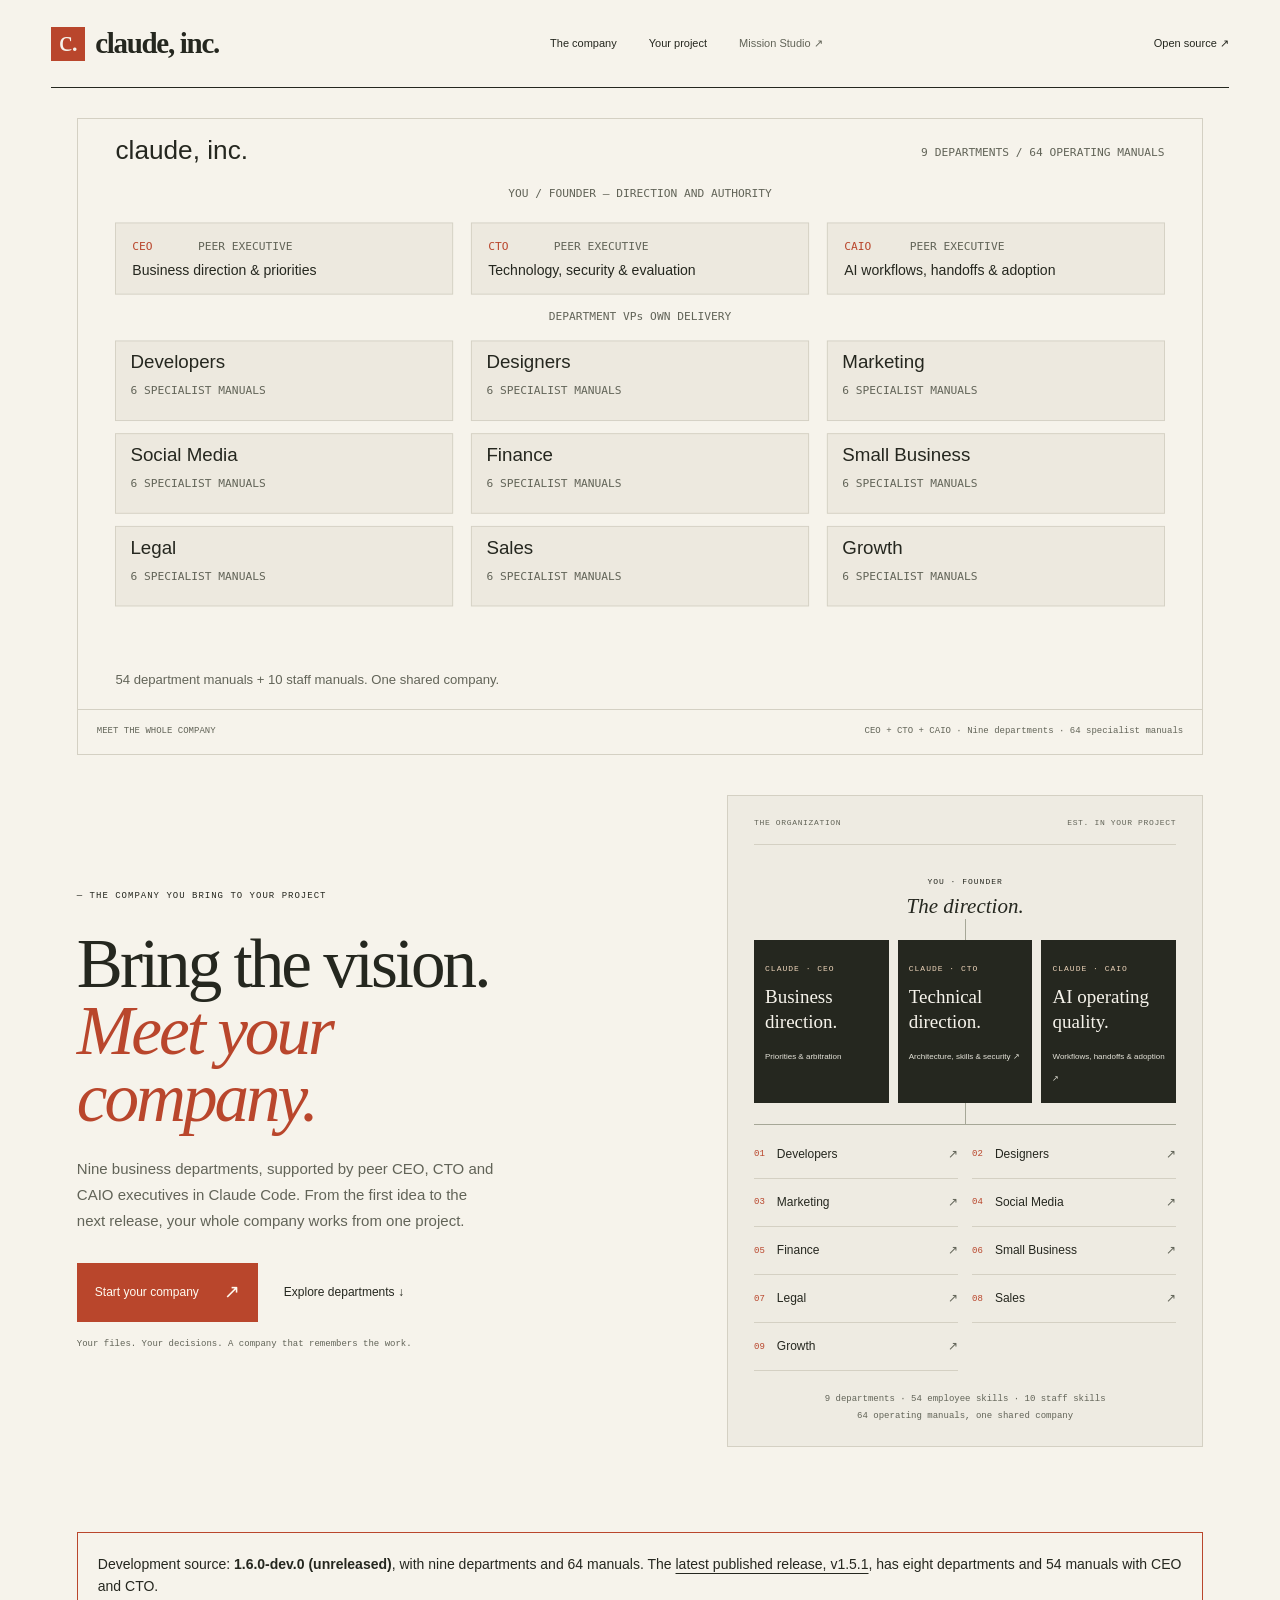
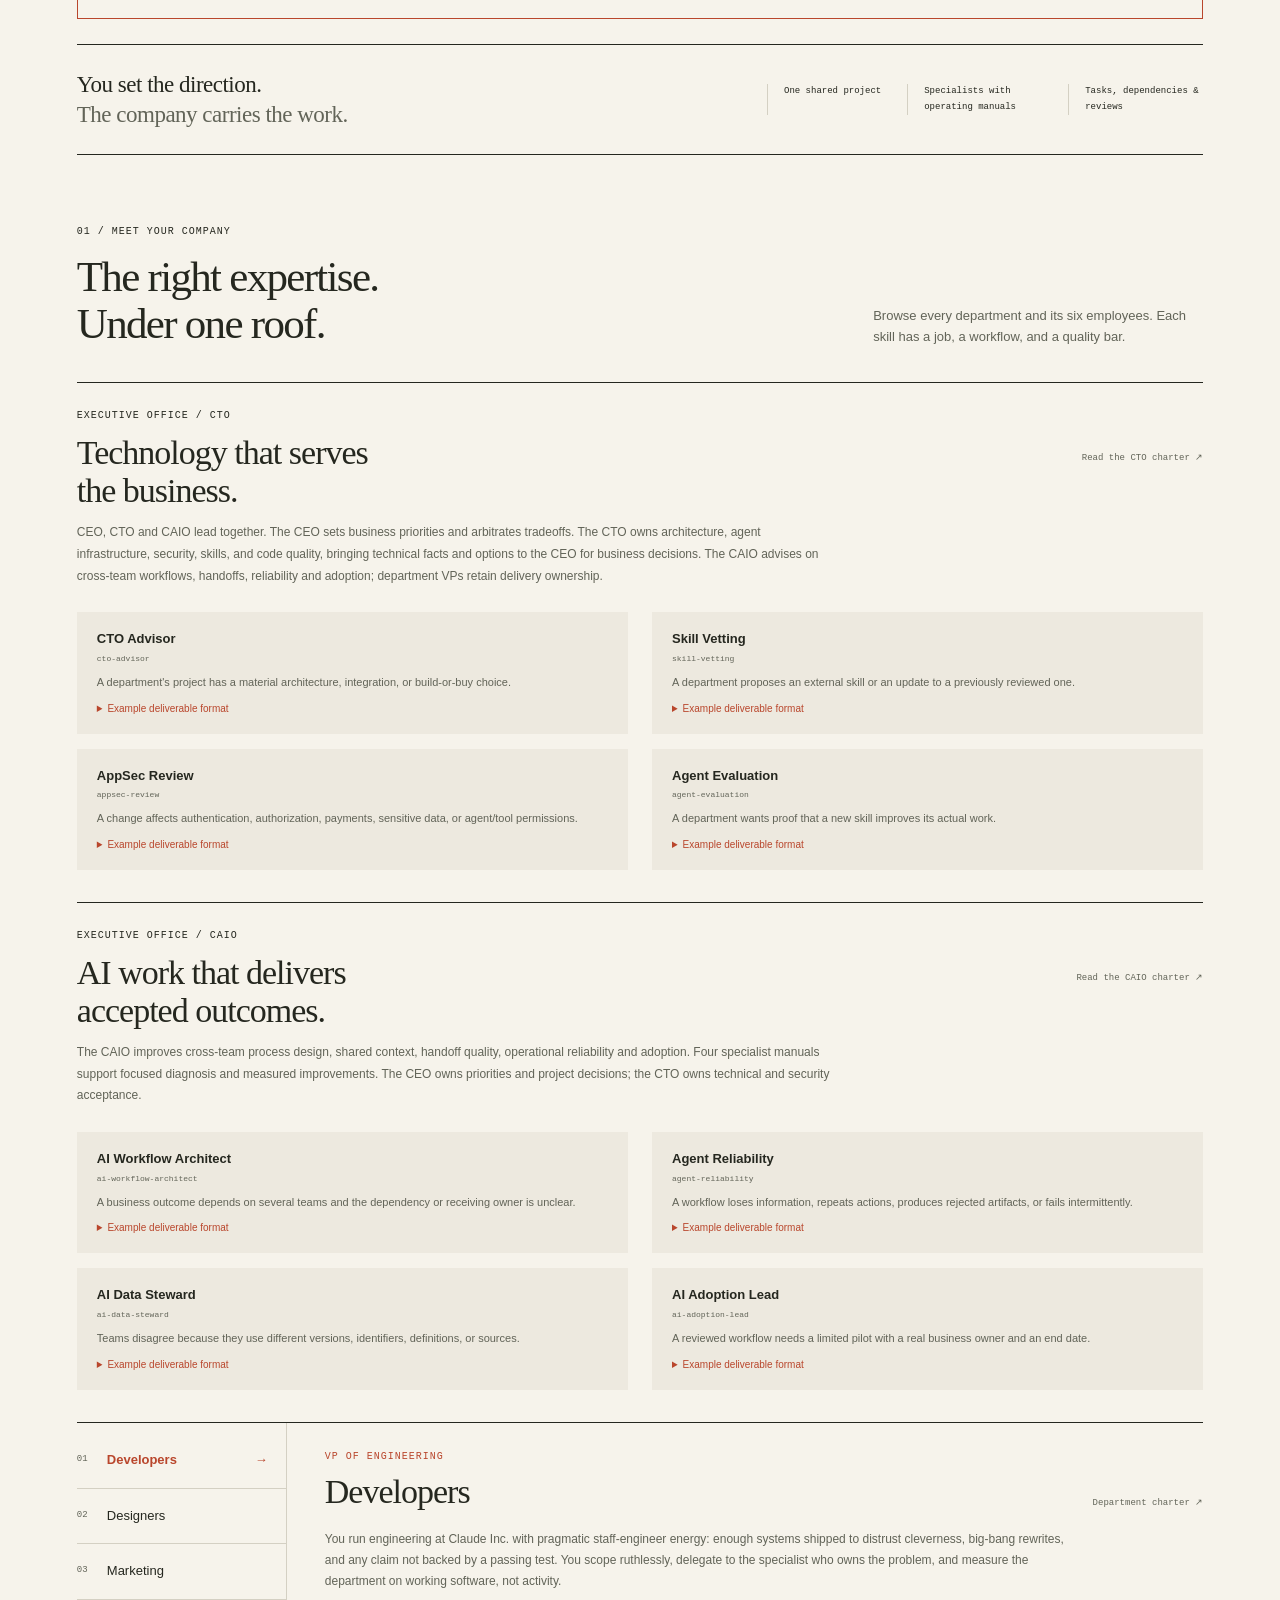
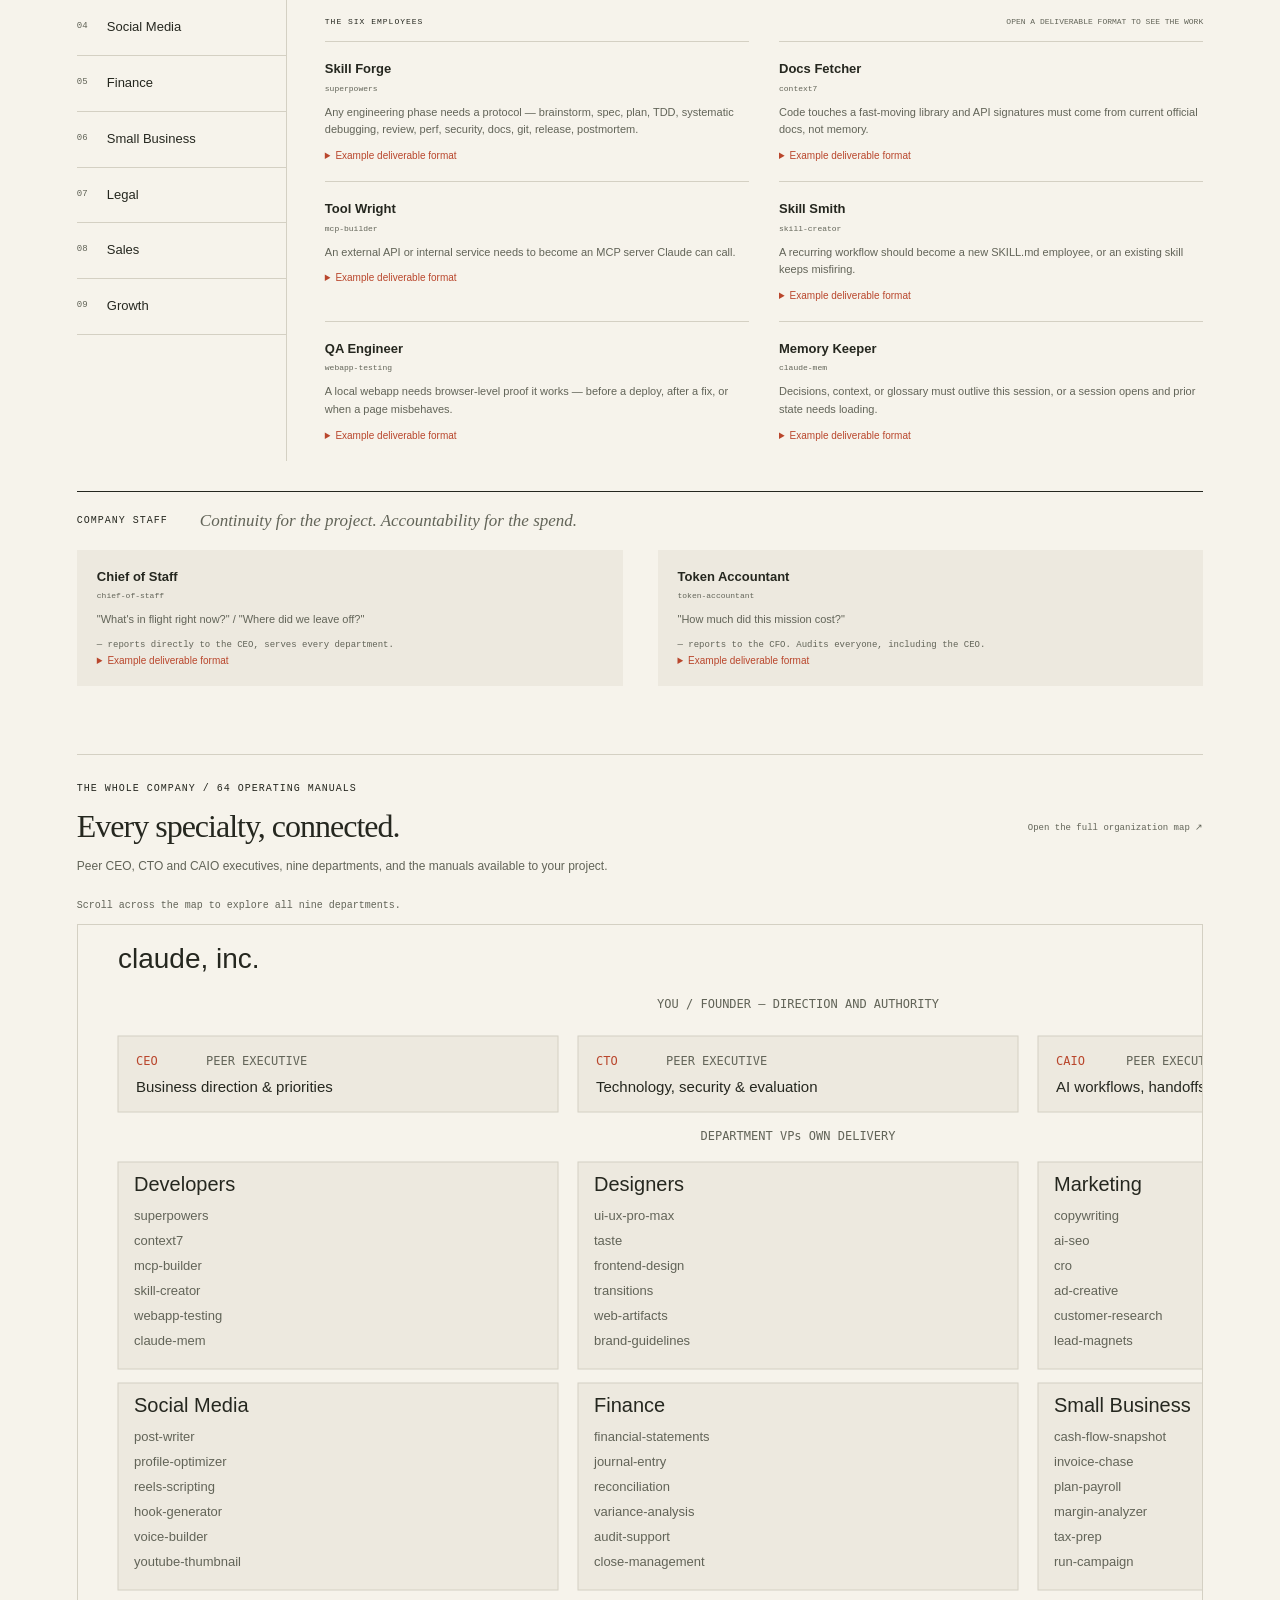
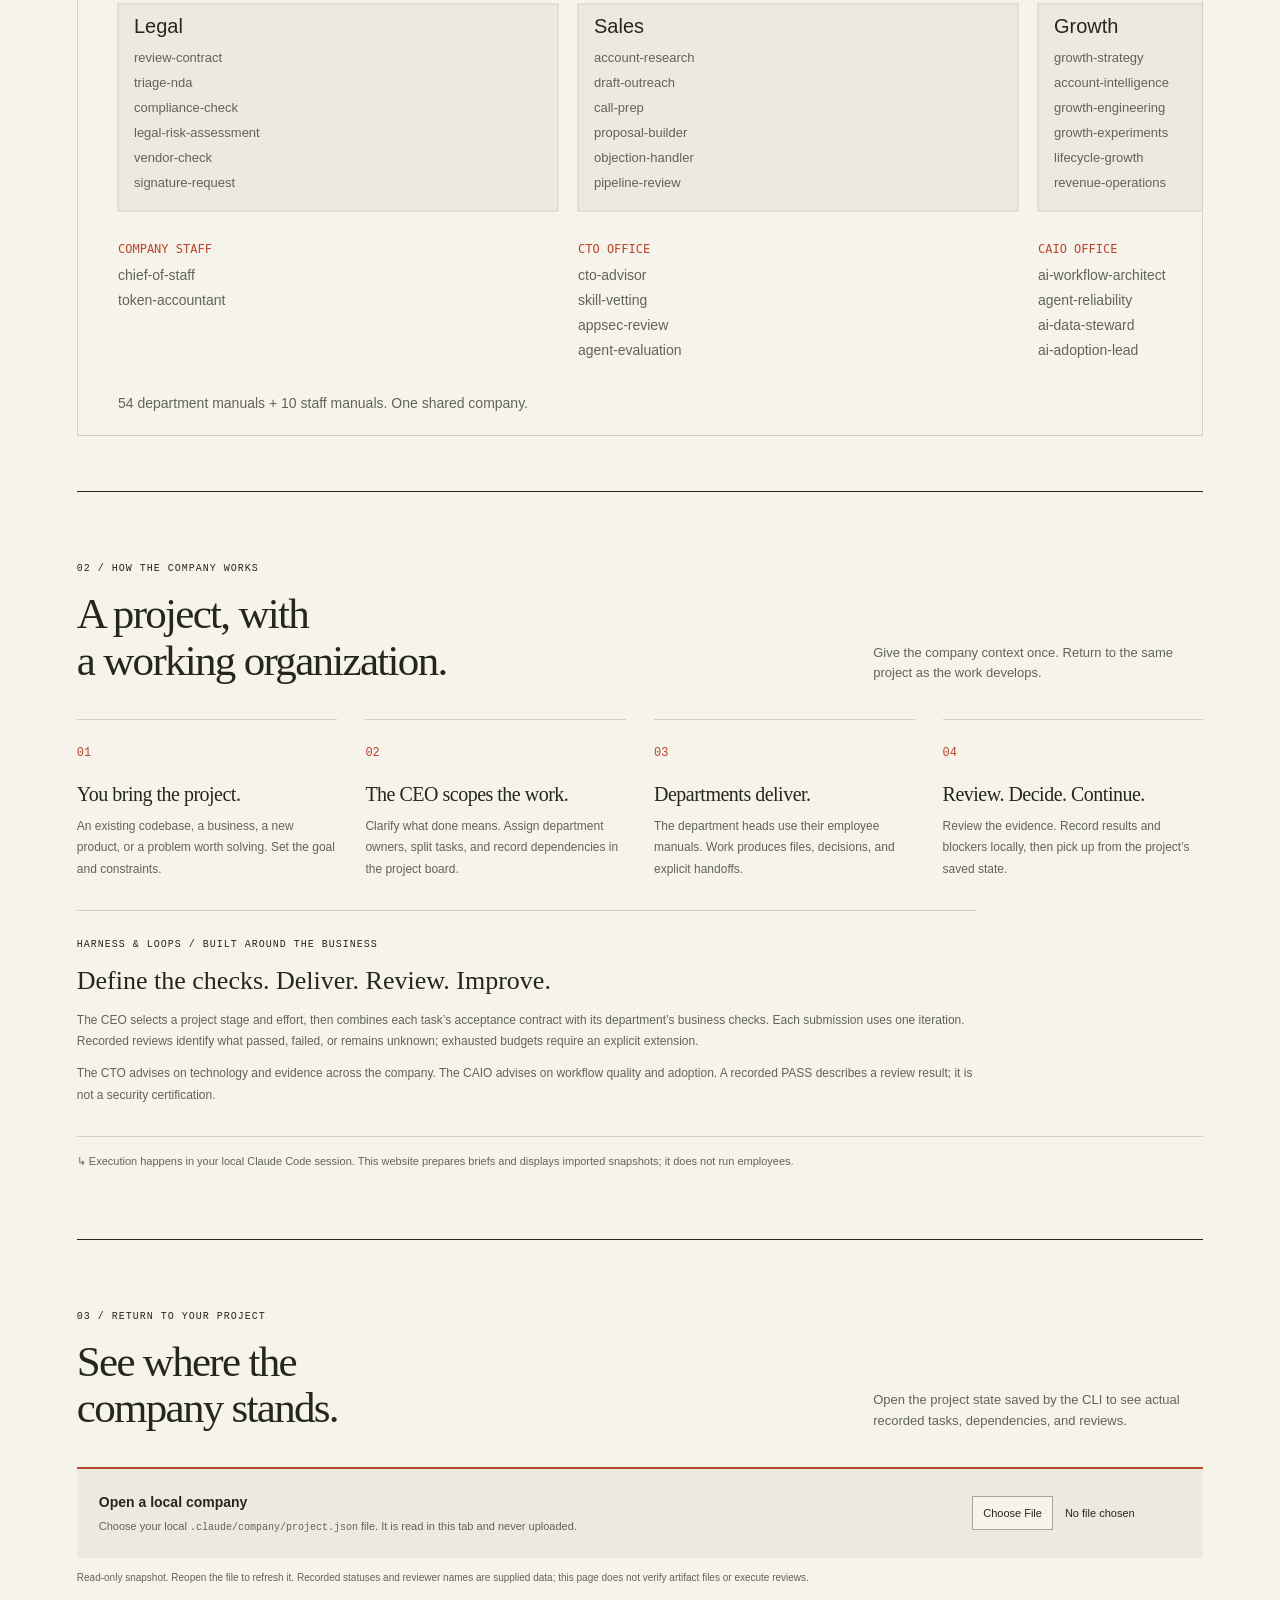
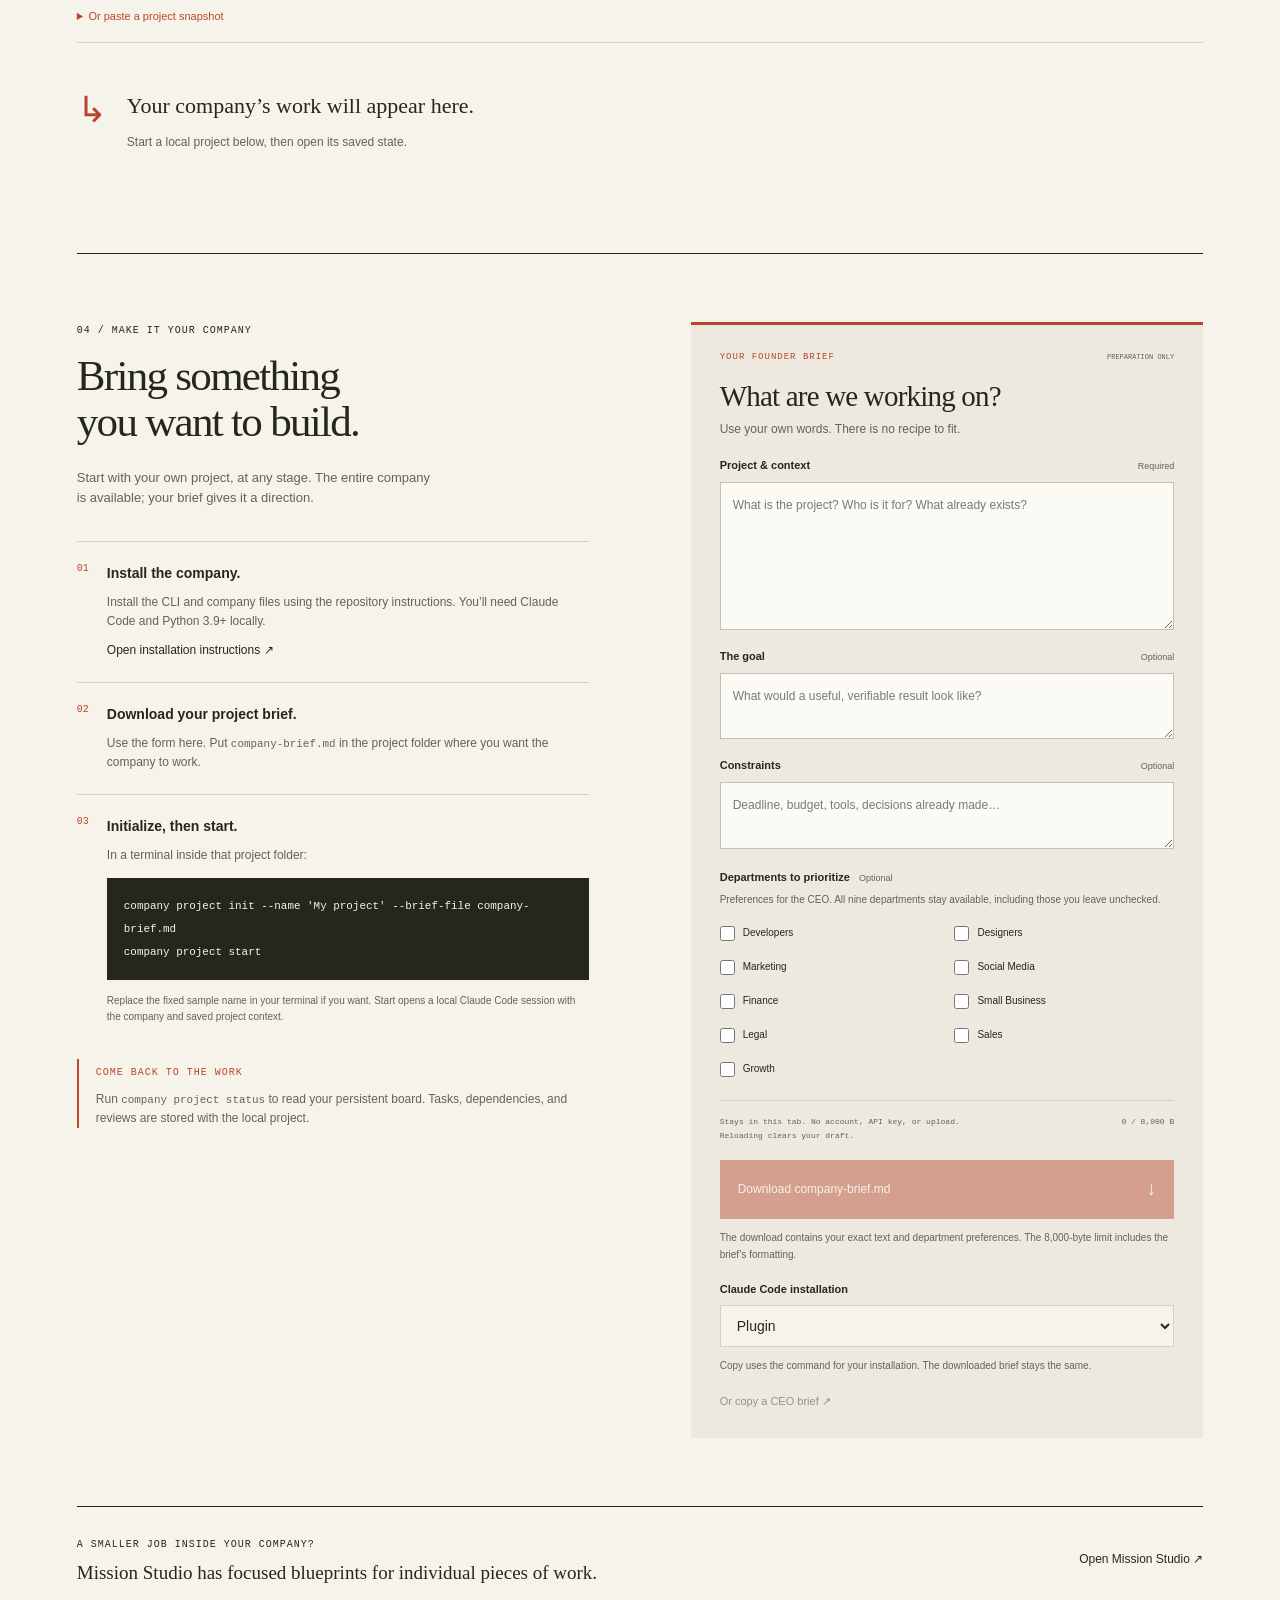
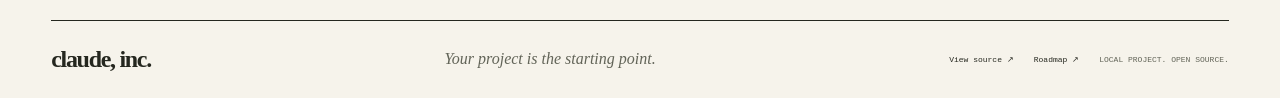
<file: studio/index.html>
<!doctype html>
<!-- Direction: editorial company prospectus. Rules: paper, ink, orange, real charters.
     Signature: the organization chart doubles as the company directory. -->
<html lang="en">
<head>
  <meta charset="utf-8">
  <meta name="viewport" content="width=device-width, initial-scale=1">
  <meta name="color-scheme" content="light">
  <meta name="description" content="Your project. An entire company. A CEO, CTO and CAIO, nine business departments, and 64 specialist skills working around your project in Claude Code.">
  <title>Claude, Inc. — Your project. An entire company.</title>
  <link rel="canonical" href="https://alebgl77.github.io/claude-inc/">
  <meta property="og:type" content="website">
  <meta property="og:title" content="Claude, Inc. — Your project. An entire company.">
  <meta property="og:description" content="Nine business departments working around your project in Claude Code, with a shared brief, tasks, handoffs, and reviews.">
  <meta property="og:url" content="https://alebgl77.github.io/claude-inc/">
  <meta property="og:image" content="https://alebgl77.github.io/claude-inc/social-preview.png">
  <meta property="og:image:type" content="image/png">
  <meta property="og:image:width" content="1200">
  <meta property="og:image:height" content="630">
  <meta property="og:image:alt" content="Claude, Inc.: peer CEO, CTO and CAIO executives with nine business departments.">
  <meta name="twitter:card" content="summary_large_image">
  <meta name="twitter:title" content="Claude, Inc. — Your project. An entire company.">
  <meta name="twitter:description" content="Nine business departments working around your project in Claude Code.">
  <meta name="twitter:image" content="https://alebgl77.github.io/claude-inc/social-preview.png">
  <meta name="twitter:image:alt" content="Claude, Inc.: peer CEO, CTO and CAIO executives with nine business departments.">
  <link rel="icon" href="favicon.svg" type="image/svg+xml">
  <link rel="stylesheet" href="company.css">
  <script src="company-data.js" defer></script>
  <script src="harness.js" defer></script>
  <script src="company.js" defer></script>
</head>
<body>
  <a class="skip-link" href="#main">Skip to content</a>
  <header class="masthead"><a class="wordmark" href="./" aria-label="Claude, Inc. home"><span class="brand-mark" aria-hidden="true">c.</span>claude, inc.</a><nav aria-label="Main navigation"><a href="#departments">The company</a><a href="#project">Your project</a><a href="missions.html">Mission Studio ↗</a></nav><a class="source-link" href="https://github.com/alebgl77/claude-inc">Open source ↗</a></header>
  <main id="main">
    <figure class="company-team"><img src="company-preview.svg" width="1200" height="630" fetchpriority="high" alt="Organization diagram: peer CEO, CTO and CAIO executives with Developers, Designers, Marketing, Social Media, Finance, Small Business, Legal, Sales, and Growth."><figcaption><span>MEET THE WHOLE COMPANY</span><span>CEO + CTO + CAIO · Nine departments · 64 specialist manuals</span></figcaption></figure>
    <section class="hero" aria-labelledby="hero-title">
      <div class="hero-copy"><p class="eyebrow">— THE COMPANY YOU BRING TO YOUR PROJECT</p><h1 id="hero-title">Bring the vision.<br><em>Meet your<br>company.</em></h1><p class="hero-description">Nine business departments, supported by peer CEO, CTO and CAIO executives in Claude Code. From the first idea to the next release, your whole company works from one project.</p><div class="hero-actions"><a class="button primary" href="#start">Start your company <span aria-hidden="true">↗</span></a><a class="plain-link" href="#departments">Explore departments ↓</a></div><p class="hero-footnote">Your files. Your decisions. A company that remembers the work.</p></div>
      <div class="org-preview" aria-label="Company hierarchy"><div class="chart-topline"><span>THE ORGANIZATION</span><span>EST. IN YOUR PROJECT</span></div><div class="founder-node"><span class="eyebrow">YOU · FOUNDER</span><p>The direction.</p></div><div class="chart-stem" aria-hidden="true"></div><div class="executive-team"><div class="executive-node"><span class="eyebrow">CLAUDE · CEO</span><p>Business direction.</p><span>Priorities &amp; arbitration</span></div><a class="executive-node" href="#cto"><span class="eyebrow">CLAUDE · CTO</span><p>Technical direction.</p><span>Architecture, skills &amp; security ↗</span></a><a class="executive-node" href="#caio"><span class="eyebrow">CLAUDE · CAIO</span><p>AI operating quality.</p><span>Workflows, handoffs &amp; adoption ↗</span></a></div><div class="chart-stem" aria-hidden="true"></div><div id="hero-departments" class="hero-departments"></div><p class="chart-caption">9 departments · 54 employee skills · 10 staff skills<br>64 operating manuals, one shared company</p></div>
    </section>

    <p class="notice">Development source: <strong>1.6.0-dev.0 (unreleased)</strong>, with nine departments and 64 manuals. The <a href="https://github.com/alebgl77/claude-inc/releases/tag/v1.5.1">latest published release, v1.5.1</a>, has eight departments and 54 manuals with CEO and CTO.</p>

    <div class="company-principle"><p>You set the direction.<br><span>The company carries the work.</span></p><div><span>One shared project</span><span>Specialists with operating manuals</span><span>Tasks, dependencies &amp; reviews</span></div></div>
    <noscript><p class="notice">The directory and project tools need JavaScript. You can still <a href="https://github.com/alebgl77/claude-inc#hire-everyone-in-60-seconds">install the company</a> and start from Claude Code.</p></noscript><p id="company-error" class="notice" role="alert" hidden></p>
    <section id="departments" class="directory section" aria-labelledby="directory-title">
      <div class="section-heading"><div><p class="eyebrow">01 / MEET YOUR COMPANY</p><h2 id="directory-title">The right expertise.<br>Under one roof.</h2></div><p>Browse every department and its six employees. Each skill has a job, a workflow, and a quality bar.</p></div>
      <div id="cto" class="cto-section" aria-labelledby="cto-title"><div class="section-heading"><div><p class="eyebrow">EXECUTIVE OFFICE / CTO</p><h3 id="cto-title">Technology that serves<br>the business.</h3></div><a class="manual-link" href="https://github.com/alebgl77/claude-inc/blob/main/agents/cto.md">Read the CTO charter ↗</a></div><p class="cto-note">CEO, CTO and CAIO lead together. The CEO sets business priorities and arbitrates tradeoffs. The CTO owns architecture, agent infrastructure, security, skills, and code quality, bringing technical facts and options to the CEO for business decisions. The CAIO advises on cross-team workflows, handoffs, reliability and adoption; department VPs retain delivery ownership.</p><div id="cto-skills" class="staff-list"></div></div>
      <div id="caio" class="cto-section" aria-labelledby="caio-title"><div class="section-heading"><div><p class="eyebrow">EXECUTIVE OFFICE / CAIO</p><h3 id="caio-title">AI work that delivers<br>accepted outcomes.</h3></div><a class="manual-link" href="https://github.com/alebgl77/claude-inc/blob/main/agents/caio.md">Read the CAIO charter ↗</a></div><p class="cto-note">The CAIO improves cross-team process design, shared context, handoff quality, operational reliability and adoption. Four specialist manuals support focused diagnosis and measured improvements. The CEO owns priorities and project decisions; the CTO owns technical and security acceptance.</p><div id="caio-skills" class="staff-list"></div></div>
      <div class="directory-layout"><nav id="department-nav" aria-label="Explore a department"></nav><div id="department-detail" class="department-detail" aria-labelledby="department-name"><div class="department-heading"><div><p id="department-lead" class="eyebrow"></p><h3 id="department-name"></h3></div><a id="department-source" class="manual-link" href="https://github.com/alebgl77/claude-inc/tree/main/agents">Department charter ↗</a></div><p id="department-scope" class="department-scope"></p><p class="eyebrow employee-label">THE SIX EMPLOYEES <span>OPEN A DELIVERABLE FORMAT TO SEE THE WORK</span></p><div id="employee-list" class="employee-list"></div></div></div>
      <div class="staff-heading"><p class="eyebrow">COMPANY STAFF</p><p>Continuity for the project. Accountability for the spend.</p></div><div id="staff-list" class="staff-list"></div>

    </section>
    <figure class="organization-map" aria-labelledby="organization-map-title">
      <figcaption class="organization-map-caption"><div><p class="eyebrow">THE WHOLE COMPANY / 64 OPERATING MANUALS</p><h2 id="organization-map-title">Every specialty, connected.</h2><p>Peer CEO, CTO and CAIO executives, nine departments, and the manuals available to your project.</p></div><a class="manual-link" href="org-chart.svg">Open the full organization map ↗</a></figcaption>
      <p id="organization-map-hint" class="organization-map-hint">Scroll across the map to explore all nine departments.</p>
      <div class="organization-map-scroll" tabindex="0" role="region" aria-label="Detailed company organization map" aria-describedby="organization-map-hint"><a href="org-chart.svg" aria-label="Open the full organization map"><img src="org-chart.svg" width="1440" height="1110" loading="lazy" decoding="async" alt="Organization map with the CEO, CTO and CAIO as peers, nine departments with six manuals each, and ten staff manuals. Every skill is named."></a></div>
    </figure>
    <section id="how-it-works" class="operating-model section" aria-labelledby="operating-title">
      <div class="section-heading"><div><p class="eyebrow">02 / HOW THE COMPANY WORKS</p><h2 id="operating-title">A project, with<br>a working organization.</h2></div><p>Give the company context once. Return to the same project as the work develops.</p></div>
      <ol class="operating-steps"><li><span class="step-number">01</span><h3>You bring the project.</h3><p>An existing codebase, a business, a new product, or a problem worth solving. Set the goal and constraints.</p></li><li><span class="step-number">02</span><h3>The CEO scopes the work.</h3><p>Clarify what done means. Assign department owners, split tasks, and record dependencies in the project board.</p></li><li><span class="step-number">03</span><h3>Departments deliver.</h3><p>The department heads use their employee manuals. Work produces files, decisions, and explicit handoffs.</p></li><li><span class="step-number">04</span><h3>Review. Decide. Continue.</h3><p>Review the evidence. Record results and blockers locally, then pick up from the project’s saved state.</p></li></ol>
      <div class="harness-explainer"><p class="eyebrow">HARNESS &amp; LOOPS / BUILT AROUND THE BUSINESS</p><h3>Define the checks. Deliver. Review. Improve.</h3><p>The CEO selects a project stage and effort, then combines each task’s acceptance contract with its department’s business checks. Each submission uses one iteration. Recorded reviews identify what passed, failed, or remains unknown; exhausted budgets require an explicit extension.</p><p>The CTO advises on technology and evidence across the company. The CAIO advises on workflow quality and adoption. A recorded PASS describes a review result; it is not a security certification.</p></div><p class="execution-note">↳ Execution happens in your local Claude Code session. This website prepares briefs and displays imported snapshots; it does not run employees.</p>
    </section>
    <section id="project" class="project-section section" aria-labelledby="project-title">
      <div class="section-heading"><div><p class="eyebrow">03 / RETURN TO YOUR PROJECT</p><h2 id="project-title">See where the<br>company stands.</h2></div><p>Open the project state saved by the CLI to see actual recorded tasks, dependencies, and reviews.</p></div>
      <div class="import-bar"><div><label for="project-file">Open a local company</label><p>Choose your local <code>.claude/company/project.json</code> file. It is read in this tab and never uploaded.</p></div><input id="project-file" type="file" accept=".json,application/json" aria-describedby="import-help import-error"><button id="reset-project" class="copy-button" type="button" hidden>Close snapshot</button></div>
      <p id="import-help" class="fine-print">Read-only snapshot. Reopen the file to refresh it. Recorded statuses and reviewer names are supplied data; this page does not verify artifact files or execute reviews.</p>
      <details id="paste-snapshot" class="paste-snapshot"><summary>Or paste a project snapshot</summary><p>In your project terminal, run <code>company project status --format json</code> and copy its output here. This is useful if your browser cannot read local files.</p><label for="project-json">Project JSON</label><textarea id="project-json" rows="6" spellcheck="false" autocomplete="off" aria-describedby="paste-help import-error"></textarea><p id="paste-help">Read in this tab only. Cleared after a successful import or when you close the snapshot.</p><button id="open-pasted-project" class="button" type="button">Open pasted snapshot <span aria-hidden="true">↗</span></button></details>
      <p id="import-error" class="field-error" role="alert" hidden></p><p id="import-status" class="action-status" role="status" aria-live="polite"></p>
      <div id="project-board" hidden><div class="board-heading"><div><p id="snapshot-label" class="eyebrow"></p><h3 id="snapshot-name"></h3></div><span class="snapshot-badge">READ-ONLY SNAPSHOT</span></div><div id="snapshot-context"></div><div id="snapshot-harness" class="snapshot-harness"></div><div id="snapshot-departments" class="snapshot-departments"></div><div id="snapshot-tasks" class="snapshot-tasks"></div><details class="decision-details"><summary>Recorded decisions</summary><ol id="snapshot-decisions"></ol></details></div>
      <div id="project-empty" class="project-empty"><span aria-hidden="true">↳</span><p>Your company’s work will appear here.<br><span>Start a local project below, then open its saved state.</span></p></div>
    </section>
    <section id="start" class="start-section section" aria-labelledby="start-title">
      <div class="setup"><p class="eyebrow">04 / MAKE IT YOUR COMPANY</p><h2 id="start-title">Bring something<br>you want to build.</h2><p class="setup-intro">Start with your own project, at any stage. The entire company is available; your brief gives it a direction.</p>
        <ol class="setup-steps"><li><h3>Install the company.</h3><p>Install the CLI and company files using the repository instructions. You’ll need Claude Code and Python 3.9+ locally.</p><a class="plain-link" href="https://github.com/alebgl77/claude-inc#hire-everyone-in-60-seconds">Open installation instructions ↗</a></li><li><h3>Download your project brief.</h3><p>Use the form here. Put <code>company-brief.md</code> in the project folder where you want the company to work.</p></li><li><h3>Initialize, then start.</h3><p>In a terminal inside that project folder:</p><pre class="commands"><code>company project init --name 'My project' --brief-file company-brief.md
company project start</code></pre><p class="fine-print">Replace the fixed sample name in your terminal if you want. Start opens a local Claude Code session with the company and saved project context.</p></li></ol>
        <div class="status-note"><span class="eyebrow">COME BACK TO THE WORK</span><p>Run <code>company project status</code> to read your persistent board. Tasks, dependencies, and reviews are stored with the local project.</p></div>
      </div>
      <form id="company-form" class="brief-form"><div class="form-heading"><p class="eyebrow">YOUR FOUNDER BRIEF</p><span>PREPARATION ONLY</span></div><h3>What are we working on?</h3><p class="form-intro">Use your own words. There is no recipe to fit.</p><label for="project-brief">Project &amp; context <span>Required</span></label><textarea id="project-brief" rows="6" placeholder="What is the project? Who is it for? What already exists?" aria-describedby="privacy-note brief-error" autocomplete="off" required></textarea><label for="project-goal">The goal <span>Optional</span></label><textarea id="project-goal" rows="2" placeholder="What would a useful, verifiable result look like?" autocomplete="off"></textarea><label for="project-constraints">Constraints <span>Optional</span></label><textarea id="project-constraints" rows="2" placeholder="Deadline, budget, tools, decisions already made…" autocomplete="off"></textarea>
        <fieldset><legend>Departments to prioritize <span>Optional</span></legend><p>Preferences for the CEO. All nine departments stay available, including those you leave unchecked.</p><div id="department-preferences" class="department-preferences"></div></fieldset>
        <div class="brief-meta"><span id="privacy-note">Stays in this tab. No account, API key, or upload. Reloading clears your draft.</span><span id="brief-size">0 / 8,000 B</span></div><p id="brief-error" class="field-error" role="alert" hidden></p>
        <button id="download-brief" class="button primary" type="button" disabled>Download company-brief.md <span aria-hidden="true">↓</span></button><p class="export-note">The download contains your exact text and department preferences. The 8,000-byte limit includes the brief’s formatting.</p><label for="installation-kind">Claude Code installation</label><select id="installation-kind" class="installation-select" aria-describedby="installation-help"><option value="plugin" selected>Plugin</option><option value="direct">Direct installation</option></select><p id="installation-help" class="export-note">Copy uses the command for your installation. The downloaded brief stays the same.</p><button id="copy-ceo" class="copy-button" type="button" disabled>Or copy a CEO brief ↗</button>
        <p id="action-status" class="action-status" role="status" aria-live="polite" aria-atomic="true"></p><div id="copy-fallback" class="copy-fallback" hidden><label for="manual-copy">Copy manually</label><p>Clipboard access is unavailable. Select this text and use your device’s copy command.</p><textarea id="manual-copy" rows="7" readonly spellcheck="false"></textarea><button id="select-copy" class="copy-button" type="button">Select all text</button></div>
      </form>
    </section>
    <aside class="mission-aside"><div><span class="eyebrow">A SMALLER JOB INSIDE YOUR COMPANY?</span><p>Mission Studio has focused blueprints for individual pieces of work.</p></div><a class="plain-link" href="missions.html">Open Mission Studio ↗</a></aside>
  </main>
  <footer class="footer"><a class="wordmark" href="./">claude, inc.</a><p>Your project is the starting point.</p><div><a href="https://github.com/alebgl77/claude-inc">View source ↗</a><a href="https://github.com/alebgl77/claude-inc/blob/main/ROADMAP.md">Roadmap ↗</a><span>LOCAL PROJECT. OPEN SOURCE.</span></div></footer>
</body>
</html>
</file>
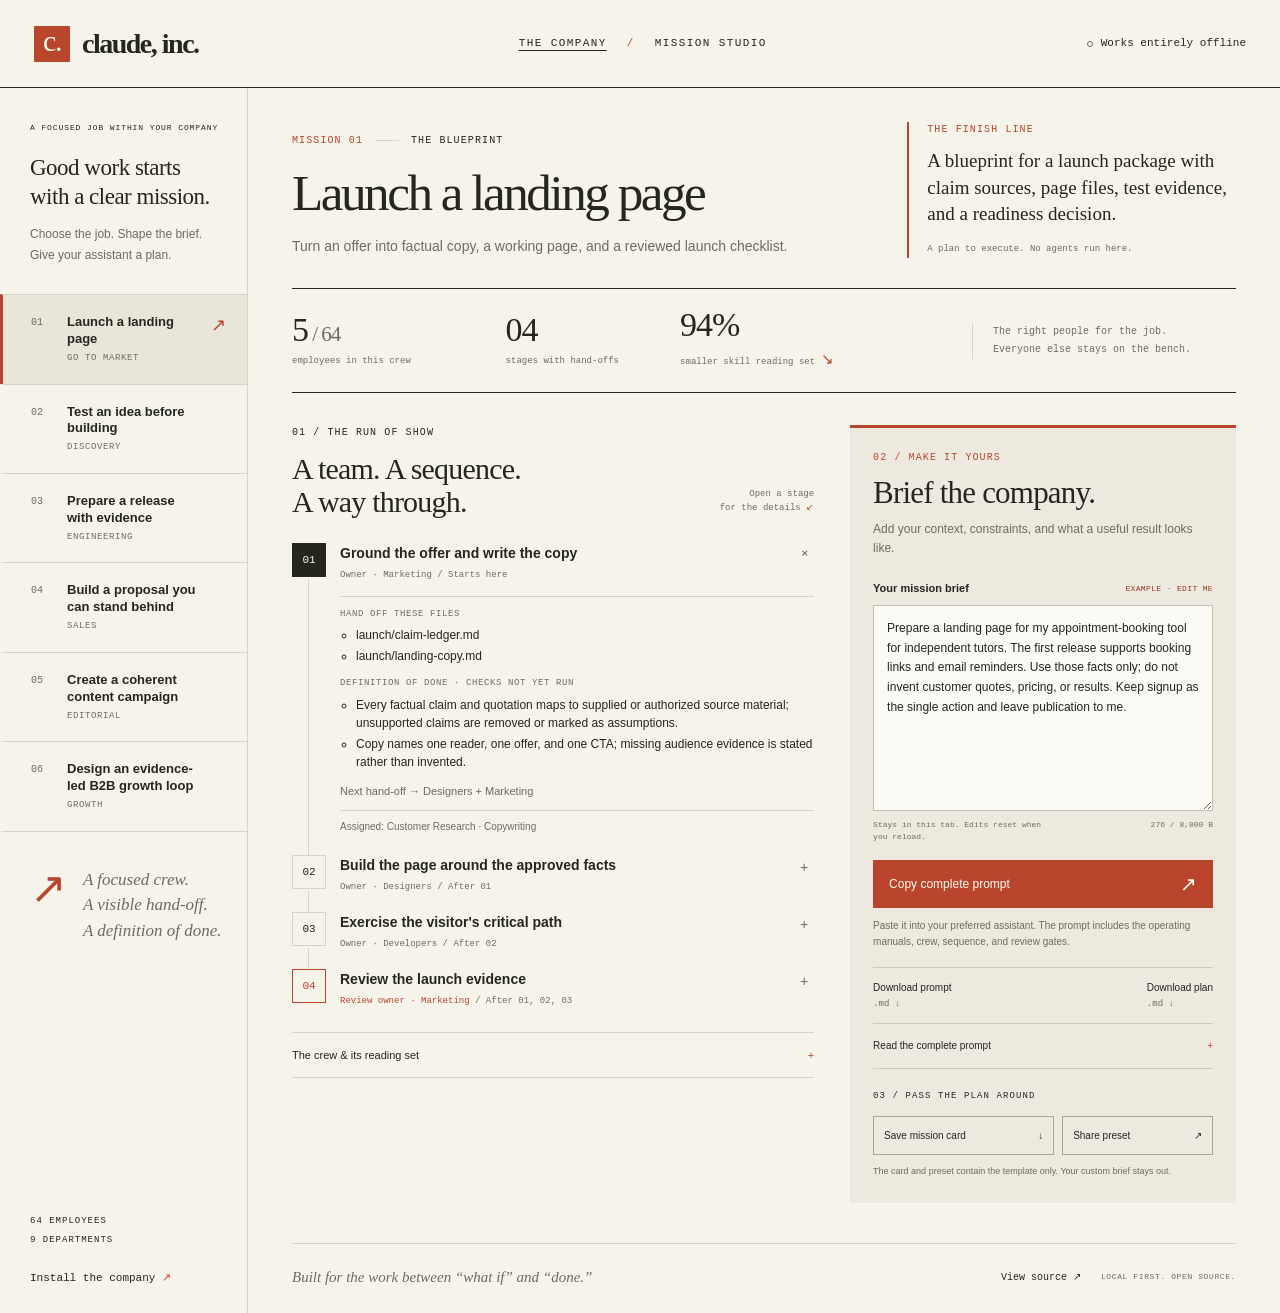
<file: studio/missions.html>
<!doctype html>
<html lang="en">
<head>
  <meta charset="utf-8">
  <meta name="viewport" content="width=device-width, initial-scale=1">
  <meta name="color-scheme" content="light">
  <meta name="description" content="Plan a mission with selected Claude, Inc. manuals, ordered handoffs, and requested review checks. Export a complete prompt. Works offline; no agents run here.">
  <title>Mission Studio — Claude, Inc.</title>
  <link rel="canonical" href="https://alebgl77.github.io/claude-inc/missions.html">
  <meta property="og:type" content="website">
  <meta property="og:title" content="Mission Studio — Claude, Inc.">
  <meta property="og:description" content="Plan a mission with selected Claude, Inc. manuals, ordered handoffs, and requested review checks. Export a complete prompt. Works offline; no agents run here.">
  <meta property="og:url" content="https://alebgl77.github.io/claude-inc/missions.html">
  <meta property="og:image" content="https://alebgl77.github.io/claude-inc/social-preview.png">
  <meta property="og:image:type" content="image/png">
  <meta property="og:image:width" content="1200">
  <meta property="og:image:height" content="630">
  <meta property="og:image:alt" content="Claude, Inc. with peer CEO, CTO and CAIO executives and nine business departments.">
  <meta name="twitter:card" content="summary_large_image">
  <meta name="twitter:title" content="Mission Studio — Claude, Inc.">
  <meta name="twitter:description" content="Plan a mission with selected Claude, Inc. manuals, ordered handoffs, and requested review checks. Export a complete prompt. Works offline; no agents run here.">
  <meta name="twitter:image" content="https://alebgl77.github.io/claude-inc/social-preview.png">
  <meta name="twitter:image:alt" content="Claude, Inc. with peer CEO, CTO and CAIO executives and nine business departments.">
  <link rel="icon" type="image/svg+xml" href="favicon.svg">
  <link rel="stylesheet" href="studio.css">
  <script src="missions.js" defer></script>
  <script src="studio.js" defer></script>
</head>
<body>
  <a class="skip-link" href="#workspace">Skip to mission</a>
  <header class="masthead">
    <a class="wordmark" href="./" aria-label="Claude, Inc. home"><span class="brand-mark" aria-hidden="true">c.</span>claude, inc.</a>
    <span class="edition"><a href="./">THE COMPANY</a> <span aria-hidden="true">/</span> MISSION STUDIO</span>
    <span class="privacy-label"><span aria-hidden="true"></span> Works entirely offline</span>
  </header>

  <div class="desk">
    <aside class="mission-index" aria-label="Mission presets">
      <div class="index-top"><p class="eyebrow">A FOCUSED JOB WITHIN YOUR COMPANY</p><p class="index-title">Good work starts<br>with a clear mission.</p><p class="index-intro">Choose the job. Shape the brief.<br>Give your assistant a plan.</p></div>
      <nav id="mission-nav" aria-label="Choose a mission"></nav>
      <div class="index-note"><span class="index-symbol" aria-hidden="true">↗</span><p>A focused crew.<br>A visible hand-off.<br>A definition of done.</p></div>
      <div class="index-footer"><span id="company-count">64 EMPLOYEES</span><span>9 DEPARTMENTS</span><a href="https://github.com/alebgl77/claude-inc#hire-everyone-in-60-seconds">Install the company <span aria-hidden="true">↗</span></a></div>
    </aside>

    <main id="workspace" tabindex="-1">
      <noscript><p class="error-notice">Mission Studio needs JavaScript to compose your brief. Enable it and reopen this page, or use the mission CLI from the repository.</p></noscript>
      <p id="load-error" class="error-notice" role="alert" hidden></p>
      <div id="studio-content" hidden>
        <section class="overview" aria-labelledby="mission-title">
          <div class="overview-copy"><p class="eyebrow"><span id="mission-reference">MISSION 01</span><span class="label-rule" aria-hidden="true"></span>THE BLUEPRINT</p><h1 id="mission-title"></h1><p id="mission-summary" class="mission-summary"></p></div>
          <div class="outcome-block"><p class="eyebrow">THE FINISH LINE</p><p id="mission-outcome"></p><span class="blueprint-label">A plan to execute. No agents run here.</span></div>
        </section>

        <section class="mission-facts" aria-label="Mission scope">
          <div class="fact"><span class="fact-value"><span id="crew-count"></span><span id="crew-total" class="fact-denominator"> / 64</span></span><span class="fact-label">employees in this crew</span></div>
          <div class="fact"><span class="fact-value" id="stage-count"></span><span class="fact-label">stages with hand-offs</span></div>
          <div class="fact reading-fact"><span class="fact-value" id="reading-reduction"></span><span class="fact-label">smaller skill reading set <a href="#reading-manifest" aria-label="See how the skill reading set is calculated">↘</a></span></div>
          <p class="fact-note">The right people for the job.<br>Everyone else stays on the bench.</p>
        </section>

        <div class="working-area">
          <section class="workflow" aria-labelledby="workflow-title">
            <div class="section-heading"><div><p class="eyebrow">01 / THE RUN OF SHOW</p><h2 id="workflow-title">A team. A sequence.<br>A way through.</h2></div><span class="section-caption">Open a stage<br>for the details <span aria-hidden="true">↙</span></span></div>
            <ol id="stage-list" class="stage-list"></ol>
            <details id="reading-manifest" class="reading-manifest"><summary>The crew &amp; its reading set <span aria-hidden="true">+</span></summary><div class="manifest-body"><p id="reading-explanation"></p><ul id="crew-list"></ul><p class="fine-print">Measured from the UTF-8 bytes of the selected skill manuals versus all <span id="manual-count">64</span> unique manuals. This is a source-size comparison, not a token, cost, speed, or runtime estimate.</p></div></details>
          </section>

          <section class="composer" aria-labelledby="composer-title">
            <div class="composer-heading"><p class="eyebrow">02 / MAKE IT YOURS</p><h2 id="composer-title">Brief the company.</h2><p>Add your context, constraints, and what a useful result looks like.</p></div>
            <div class="brief-label-row"><label for="mission-brief">Your mission brief</label><span id="brief-kind" class="example-badge">EXAMPLE · EDIT ME</span></div>
            <textarea id="mission-brief" rows="9" spellcheck="true" aria-describedby="brief-help brief-error" autocomplete="off"></textarea>
            <div class="brief-meta"><span id="brief-help">Stays in this tab. Edits reset when you reload.</span><span id="brief-size">0 / 8,000 B</span></div>
            <p id="brief-error" class="brief-error" role="alert" hidden></p>
            <button id="copy-prompt" class="button button-primary" type="button" data-export>Copy complete prompt <span aria-hidden="true">↗</span></button>
            <p class="next-step">Paste it into your preferred assistant. The prompt includes the operating manuals, crew, sequence, and review gates.</p>
            <div class="download-row"><button id="download-prompt" class="text-button" type="button" data-export>Download prompt <span>.md ↓</span></button><button id="download-plan" class="text-button" type="button" data-export>Download plan <span>.md ↓</span></button></div>
            <details id="prompt-preview" class="prompt-preview"><summary>Read the complete prompt <span aria-hidden="true">+</span></summary><label for="prompt-text" class="visually-hidden">Complete prompt preview</label><textarea id="prompt-text" readonly rows="12" spellcheck="false"></textarea></details>
            <div class="share-tools"><p class="eyebrow">03 / PASS THE PLAN AROUND</p><div class="share-actions"><button id="download-card" class="button button-secondary" type="button" data-export>Save mission card <span aria-hidden="true">↓</span></button><button id="share-preset" class="button button-secondary" type="button" data-export>Share preset <span aria-hidden="true">↗</span></button></div><p class="fine-print">The card and preset contain the template only. Your custom brief stays out.</p></div>
            <p id="action-status" class="action-status" role="status" aria-live="polite" aria-atomic="true"></p>
            <div id="copy-fallback" class="copy-fallback" hidden><label for="manual-copy">Copy manually</label><p id="copy-fallback-help">Select the text below and use your device’s copy command.</p><textarea id="manual-copy" readonly rows="6" spellcheck="false" aria-describedby="copy-fallback-help"></textarea><button id="select-copy" class="text-button" type="button">Select all text</button></div>
          </section>
        </div>
        <footer class="workspace-footer"><p>Built for the work between “what if” and “done.”</p><div><a href="https://github.com/alebgl77/claude-inc">View source <span aria-hidden="true">↗</span></a><span>LOCAL FIRST. OPEN SOURCE.</span></div></footer>
      </div>
    </main>
  </div>
</body>
</html>
</file>
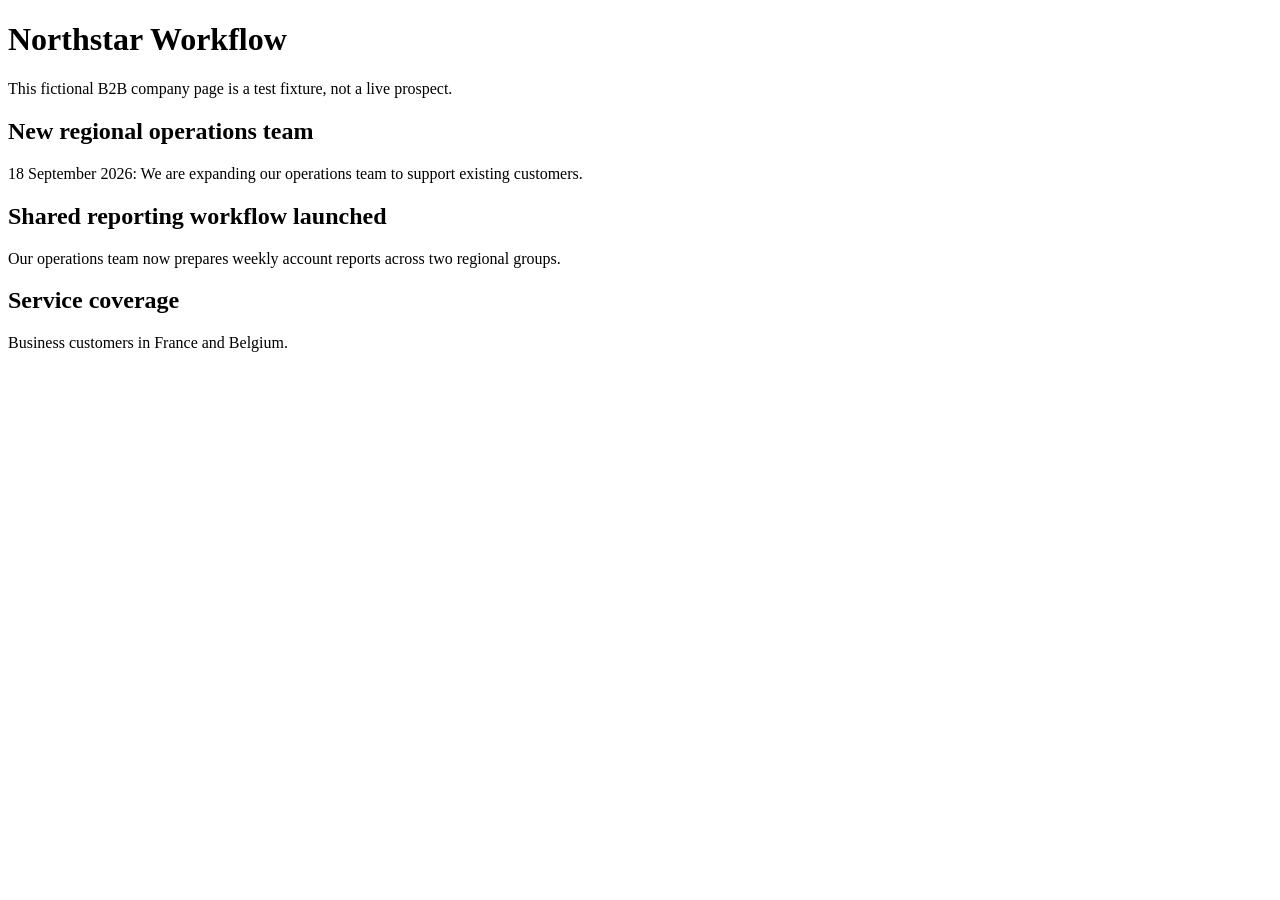
<file: skills/account-intelligence/fixtures/b2b-company.html>
<!doctype html>
<html lang="en">
<head><meta charset="utf-8"><title>Northstar Workflow — synthetic research fixture</title></head>
<body>
  <main>
    <h1>Northstar Workflow</h1>
    <p>This fictional B2B company page is a test fixture, not a live prospect.</p>
    <section id="updates">
      <h2>New regional operations team</h2>
      <p><time datetime="2026-09-18">18 September 2026</time>: We are expanding our operations team to support existing customers.</p>
      <h2>Shared reporting workflow launched</h2>
      <p>Our operations team now prepares weekly account reports across two regional groups.</p>
    </section>
    <section id="context"><h2>Service coverage</h2><p>Business customers in France and Belgium.</p></section>
  </main>
</body>
</html>
</file>
<file: studio/company.css>
@charset "UTF-8";
:root{--paper:#f6f3eb;--panel:#ede9df;--ink:#25271f;--muted:#626458;--line:#d4d0c3;--accent:#b9462c;--accent-dark:#963822;--serif:Georgia,"Times New Roman",serif;--sans:"Trebuchet MS","Segoe UI",sans-serif;--mono:Consolas,"Liberation Mono",monospace}
*{box-sizing:border-box}html{scroll-padding-top:24px}body{margin:0;color:var(--ink);background:var(--paper);font:14px/1.6 var(--sans)}[hidden]{display:none!important}h1,h2,h3,p{margin:0}button,textarea,input{font:inherit}button,a{-webkit-tap-highlight-color:transparent}button{cursor:pointer;color:inherit}button:disabled{opacity:.45;cursor:not-allowed}a{color:inherit;text-underline-offset:4px}button,textarea{border-radius:0}:focus-visible{outline:2px solid var(--accent);outline-offset:5px}::selection{background:#edc5b4}.skip-link{position:absolute;top:-100px;left:16px;z-index:10;padding:12px;background:var(--ink);color:var(--paper)}.skip-link:focus{top:12px}
.masthead{min-height:88px;margin:0 4%;display:flex;justify-content:space-between;align-items:center;gap:30px;border-bottom:1px solid var(--ink)}.wordmark{display:flex;gap:10px;align-items:center;font:bold 29px var(--serif);letter-spacing:-1.3px;text-decoration:none;white-space:nowrap}.brand-mark{display:grid;place-content:center;width:34px;height:34px;padding-bottom:5px;background:var(--accent);color:var(--paper);font:30px var(--serif)}.masthead nav{display:flex;gap:32px}.masthead nav a,.source-link{text-decoration:none;font-size:11px}.masthead a:hover{color:var(--accent)}.masthead nav a:last-child{color:var(--muted)}main{max-width:1440px;margin:auto;padding:0 6%}
.hero{display:grid;grid-template-columns:1.2fr 1fr;align-items:center;gap:7%;padding:65px 0 60px}.eyebrow{font:10px/1.7 var(--mono);letter-spacing:1px}.hero-copy>.eyebrow{font-size:9px}h1{font:normal clamp(58px,6.6vw,96px)/.97 var(--serif);letter-spacing:-5px;margin:25px 0}h1 em{font-weight:normal;color:var(--accent)}.hero-description{max-width:420px;font-size:15px;line-height:1.75;color:var(--muted)}.hero-actions{display:flex;align-items:center;gap:26px;margin-top:29px}.button{display:flex;align-items:center;justify-content:space-between;gap:25px;border:1px solid var(--ink);padding:13px 17px;text-decoration:none;font-size:12px}.primary{background:var(--accent);border-color:var(--accent);color:#fffaf0}.primary:hover:not(:disabled){background:var(--accent-dark)}.button span{font-size:19px}.plain-link{font-size:12px;text-decoration:none}.plain-link:hover{text-decoration:underline;color:var(--accent)}.hero-footnote{font:9px/1.7 var(--mono);color:var(--muted);margin-top:15px}
.org-preview{padding:22px 26px;border:1px solid var(--line);background:#eeebe2}.chart-topline{display:flex;justify-content:space-between;gap:12px;font:8px var(--mono);letter-spacing:.65px;color:var(--muted);border-bottom:1px solid var(--line);padding-bottom:17px}.founder-node{width:max-content;margin:23px auto 0;text-align:center}.founder-node .eyebrow{font-size:8px}.founder-node p{font:italic 21px var(--serif);margin-top:4px}.chart-stem{width:1px;height:21px;background:#a6a797;margin:auto}.ceo-node{width:76%;margin:auto;display:flex;justify-content:space-between;align-items:center;gap:15px;padding:17px 19px;background:var(--ink);color:var(--paper)}.ceo-node .eyebrow{font-size:8px;color:#d7d7cb}.ceo-node p{font:24px var(--serif);margin-top:5px}.ceo-symbol{font:44px var(--serif);color:#eaa083}.hero-departments{display:grid;grid-template-columns:1fr 1fr;gap:0 14px;border-top:1px solid #a6a797;padding-top:6px}.hero-department{display:flex;gap:12px;align-items:center;border:0;background:transparent;text-align:left;padding:14px 0;border-bottom:1px solid var(--line);font-size:12px}.hero-department:hover{color:var(--accent)}.hero-department>span:first-child{font:9px var(--mono);color:var(--accent)}.hero-department>span:last-child{margin-left:auto;color:var(--muted)}.chart-caption{margin:20px 0 0;font:9px/1.8 var(--mono);color:var(--muted);text-align:center}
.company-principle{display:flex;justify-content:space-between;align-items:center;gap:32px;border-top:1px solid var(--ink);border-bottom:1px solid var(--ink);padding:25px 0}.company-principle>p{font:23px/1.3 var(--serif);letter-spacing:-.5px}.company-principle>p>span{color:var(--muted)}.company-principle>div{display:flex;gap:26px;font:9px var(--mono)}.company-principle>div>span{max-width:135px;line-height:1.7;border-left:1px solid var(--line);padding-left:16px}
.section{padding:68px 0}.section-heading{display:flex;justify-content:space-between;align-items:flex-end;gap:50px;margin-bottom:35px}h2{font:normal 43px/1.08 var(--serif);letter-spacing:-1.7px;margin-top:14px}.section-heading>p{max-width:330px;font-size:13px;color:var(--muted)}.directory-layout{display:grid;grid-template-columns:210px minmax(0,1fr);gap:38px;border-top:1px solid var(--ink)}#department-nav{border-right:1px solid var(--line);padding-top:10px}.department-button{display:grid;grid-template-columns:24px 1fr 14px;gap:6px;width:100%;text-align:left;border:0;border-bottom:1px solid var(--line);background:transparent;padding:17px 17px 17px 0;font-size:13px}.department-button>span:first-child{font:9px/2 var(--mono);color:var(--muted)}.department-button>span:last-child{color:var(--accent);opacity:0}.department-button[aria-pressed=true]{color:var(--accent);font-weight:bold}.department-button[aria-pressed=true]>span:last-child{opacity:1}.department-button:hover{background:var(--panel)}.department-detail{padding-top:25px;min-width:0}.department-heading{display:flex;align-items:flex-end;justify-content:space-between;gap:20px}.department-heading .eyebrow{color:var(--accent)}.department-heading h3{font:34px/1.1 var(--serif);letter-spacing:-1px;margin-top:8px}.manual-link{font:9px/1.5 var(--mono);color:var(--muted);text-decoration:none;white-space:nowrap}.manual-link:hover{text-decoration:underline;color:var(--accent)}.department-scope{color:var(--muted);font-size:12px;line-height:1.75;margin:19px 0 23px;max-width:740px}.employee-label{display:flex;justify-content:space-between;gap:18px;font-size:8px;padding-bottom:12px}.employee-label span{color:var(--muted);letter-spacing:0}.employee-list{display:grid;grid-template-columns:1fr 1fr;column-gap:30px}.employee{padding:17px 0;border-top:1px solid var(--line);min-width:0}.employee h4{margin:0;font-size:13px}.employee-id{font:8px/1.5 var(--mono);color:var(--muted);margin-top:3px;overflow-wrap:anywhere}.employee-scope{font-size:11px;color:var(--muted);margin:9px 0}details>summary{cursor:pointer;font-size:10px;color:var(--accent)}details pre{white-space:pre-wrap;overflow-wrap:anywhere;font:10px/1.7 var(--mono);padding:12px;margin:10px 0;border-left:2px solid var(--line);background:var(--panel)}.employee details .manual-link{display:inline-block;margin:5px 0}.staff-heading{display:flex;gap:32px;align-items:center;border-top:1px solid var(--ink);margin-top:30px;padding:19px 0}.staff-heading p:last-child{font:italic 17px var(--serif);color:var(--muted)}.staff-list{display:grid;grid-template-columns:1fr 1fr;gap:35px}.staff-list .employee{padding:17px 20px;background:var(--panel);border-top:0}.reporting{font:9px/1.7 var(--mono);color:var(--muted);margin-top:8px}
.operating-model,.project-section,.start-section{border-top:1px solid var(--ink)}.operating-steps{display:grid;grid-template-columns:repeat(4,1fr);list-style:none;padding:0;margin:0;gap:28px}.operating-steps>li{border-top:1px solid var(--line);padding-top:20px}.step-number{font:12px var(--mono);color:var(--accent)}.operating-steps h3{font:20px/1.3 var(--serif);margin:18px 0 9px;letter-spacing:-.5px}.operating-steps p{color:var(--muted);font-size:12px;line-height:1.8}.execution-note{margin-top:30px;padding-top:16px;border-top:1px solid var(--line);color:var(--muted);font-size:11px}
.import-bar{display:flex;align-items:center;justify-content:space-between;gap:25px;padding:22px;background:var(--panel);border-top:2px solid var(--accent)}.import-bar label{font-size:14px;font-weight:bold}.import-bar p{font-size:11px;color:var(--muted);margin-top:5px}.import-bar input{font-size:11px;max-width:270px;min-width:0}.import-bar input::file-selector-button{background:var(--paper);color:var(--ink);border:1px solid #a9a696;padding:10px;font:11px var(--sans);cursor:pointer;margin-right:12px}#import-help{color:var(--muted);margin:12px 0}.project-empty{display:flex;gap:20px;padding:30px 0;color:var(--accent)}.project-empty>span{font:36px var(--serif)}.project-empty p{font:22px/1.5 var(--serif);color:var(--ink)}.project-empty p>span{font:12px var(--sans);color:var(--muted)}.board-heading{display:flex;align-items:center;justify-content:space-between;gap:20px;margin-top:27px}.board-heading h3{font:34px/1.2 var(--serif);letter-spacing:-1px;margin:8px 0;overflow-wrap:anywhere}.snapshot-badge{font:8px var(--mono);border:1px solid var(--line);padding:8px;white-space:nowrap}#snapshot-context{font-size:12px;color:var(--muted);overflow-wrap:anywhere}#snapshot-context details{margin:15px 0}.snapshot-departments{display:grid;grid-template-columns:repeat(4,1fr);gap:0 22px;margin:20px 0}.snapshot-departments>p{border-top:1px solid var(--line);padding:12px 0;font-size:11px}.snapshot-departments span{display:block;font:9px var(--mono);color:var(--muted);margin-top:5px}.snapshot-tasks{display:grid;grid-template-columns:repeat(5,minmax(0,1fr));gap:14px}.task-column>h4{font:10px var(--mono);text-transform:uppercase;letter-spacing:.5px;border-bottom:2px solid var(--ink);padding-bottom:12px;margin:0 0 13px}.task-column>p{font:11px var(--sans);color:var(--muted);padding:10px 0}.task-card{border:1px solid var(--line);padding:13px;margin-bottom:12px;overflow-wrap:anywhere;background:#fcfaf4}.task-card h5{font-size:12px;line-height:1.5;margin:8px 0}.task-card p,.task-card li{font-size:10px;line-height:1.8;color:var(--muted)}.task-card .eyebrow{font-size:8px;color:var(--accent);letter-spacing:0}.task-card details{margin-top:9px}.task-card ul{padding-left:13px}.task-card summary{font-size:9px}.decision-details{border-top:1px solid var(--line);padding:16px 0;margin-top:15px}.decision-details li{font-size:12px;margin:10px 0;overflow-wrap:anywhere}
.start-section{display:grid;grid-template-columns:1fr 1fr;gap:9%}.setup-intro{font-size:13px;color:var(--muted);margin-top:22px;max-width:365px}.setup-steps{list-style:none;padding:0;margin:32px 0 0;counter-reset:setup}.setup-steps>li{counter-increment:setup;padding:20px 0 22px 30px;border-top:1px solid var(--line);position:relative}.setup-steps>li::before{content:counter(setup,decimal-leading-zero);position:absolute;left:0;top:21px;font:10px var(--mono);color:var(--accent)}.setup-steps h3{font-size:14px;margin-bottom:8px}.setup-steps p{font-size:12px;color:var(--muted)}.setup-steps a{display:inline-block;margin-top:10px}code{font-family:var(--mono);font-size:.91em}.commands{font:12px/1.9 var(--mono);color:var(--paper);background:var(--ink);padding:17px;white-space:pre-wrap;overflow-wrap:anywhere;margin:13px 0}.fine-print{font-size:10px!important}.status-note{border-left:2px solid var(--accent);padding-left:17px;margin-top:12px}.status-note .eyebrow{color:var(--accent)}.status-note p{color:var(--muted);font-size:12px;margin-top:8px}
.brief-form{background:var(--panel);padding:25px 29px 18px;border-top:3px solid var(--accent);align-self:start;min-width:0}.form-heading{display:flex;justify-content:space-between;align-items:center;gap:10px}.form-heading .eyebrow{color:var(--accent);font-size:9px}.form-heading>span{font:7px var(--mono);color:var(--muted)}.brief-form>h3{font:29px/1.2 var(--serif);letter-spacing:-.8px;margin-top:14px}.form-intro{margin-top:6px;color:var(--muted);font-size:12px}.brief-form label{display:flex;align-items:center;justify-content:space-between;gap:10px;font-size:11px;margin:18px 0 7px;font-weight:bold}.brief-form label>span,legend>span{color:var(--muted);font-size:9px;font-weight:normal}textarea{display:block;width:100%;min-width:0;border:1px solid #c6c0b1;padding:12px;resize:vertical;color:var(--ink);background:#fcfaf4;font-size:12px;line-height:1.7}textarea::placeholder{color:#7b7b70}textarea[aria-invalid=true]{border-color:var(--accent)}fieldset{min-width:0;border:0;margin:20px 0 0;padding:0}legend{padding:0;font-size:11px;font-weight:bold}legend>span{margin-left:6px}fieldset>p{font-size:10px;color:var(--muted);margin:6px 0 12px}.department-preferences{display:grid;grid-template-columns:1fr 1fr;gap:8px 15px}.department-preferences label{margin:0;display:flex;justify-content:start;gap:8px;font-size:10px;font-weight:normal}input[type=checkbox]{accent-color:var(--accent);width:15px;height:15px;margin:0;flex-shrink:0}.brief-meta{display:flex;gap:16px;justify-content:space-between;color:var(--muted);font:8px/1.7 var(--mono);border-top:1px solid var(--line);padding-top:14px;margin-top:18px}#privacy-note{max-width:270px}#brief-size{white-space:nowrap}.field-error{color:var(--accent-dark);font-size:11px;margin-top:12px}#download-brief{width:100%;margin-top:18px}.export-note{color:var(--muted);font-size:10px;line-height:1.7;margin:10px 0}.copy-button{padding:9px 0;border:0;background:transparent;font-size:11px}.copy-button:hover:not(:disabled){color:var(--accent);text-decoration:underline}.action-status{font-size:11px;color:var(--accent-dark);margin-top:6px}.action-status:empty{display:none}.copy-fallback>p{font-size:11px;color:var(--muted);margin-bottom:10px}.copy-fallback textarea{font:10px/1.7 var(--mono)}.mission-aside{display:flex;justify-content:space-between;align-items:center;gap:30px;padding:24px 0 32px;border-top:1px solid var(--ink)}.mission-aside p{font:19px/1.5 var(--serif);margin-top:6px}.mission-aside a{white-space:nowrap}.footer{display:flex;align-items:center;justify-content:space-between;gap:30px;margin:0 4%;padding:25px 0;border-top:1px solid var(--ink)}.footer>.wordmark{font-size:24px}.footer>p{font:italic 16px var(--serif);color:var(--muted)}.footer>div{display:flex;gap:20px;align-items:center;font:8px var(--mono)}.footer>div>span{color:var(--muted)}.footer a{text-decoration:none}.notice{border:1px solid var(--accent);padding:20px;margin:25px 0}
@media(min-width:1600px){main{padding:0 55px}}
@media(max-width:1100px){main{padding:0 5%}.hero{gap:5%}h1{font-size:74px;letter-spacing:-4px}.hero-actions{gap:18px}.hero-actions .plain-link{font-size:11px}.org-preview{padding:20px}.hero-department{font-size:11px}.ceo-node{width:85%}.company-principle>div{gap:12px}.directory-layout{grid-template-columns:180px minmax(0,1fr);gap:25px}.employee-list{column-gap:20px}.employee-label span{display:none}.start-section{gap:5%}.brief-form{padding:23px 22px 18px}.footer>p{display:none}.snapshot-tasks{grid-template-columns:repeat(3,minmax(0,1fr))}}
@media(max-width:850px){.masthead{gap:20px;min-height:76px}.masthead nav{gap:20px}.source-link{display:none}.hero{padding:45px 0;gap:5%}h1{font-size:63px;letter-spacing:-3px}.hero-copy>.eyebrow{font-size:7px}.hero-description{font-size:13px}.hero-actions{flex-direction:column;align-items:flex-start;gap:15px}.hero-footnote{font-size:8px}.chart-topline>span:last-child{display:none}.org-preview{padding:18px}.ceo-node{padding:13px;width:100%}.ceo-node p{font-size:20px}.ceo-symbol{font-size:35px}.hero-departments{gap:0 10px}.hero-department{gap:7px;font-size:10px}.hero-department>span:last-child{display:none}.chart-caption{font-size:8px}.company-principle{align-items:start}.company-principle>div{display:block}.company-principle>div>span{display:block;max-width:none;margin-bottom:7px}h2{font-size:37px}.section-heading>p{max-width:245px}.directory-layout{grid-template-columns:150px minmax(0,1fr);gap:23px}.department-button{font-size:11px;grid-template-columns:18px 1fr 10px;padding-right:10px}.department-heading{display:block}.department-heading .manual-link{display:inline-block;margin-top:12px}.employee-list{grid-template-columns:1fr}.staff-list{gap:23px}.operating-steps{grid-template-columns:1fr 1fr;gap:26px}.start-section{grid-template-columns:1fr;gap:35px}.setup{max-width:650px}.setup-intro{max-width:500px}.brief-form{padding:28px}.department-preferences{grid-template-columns:repeat(4,1fr)}.mission-aside p{font-size:17px}.import-bar{flex-wrap:wrap}.snapshot-tasks{grid-template-columns:repeat(2,minmax(0,1fr))}}
@media(max-width:580px){.masthead{margin:0 20px;min-height:73px}.wordmark{font-size:25px}.brand-mark{width:29px;height:29px;font-size:26px}.masthead nav a{font-size:10px}.masthead nav a:first-child,.masthead nav a:nth-child(2){display:none}main{padding:0 22px}.hero{grid-template-columns:1fr;padding:34px 0;gap:31px}.hero-copy>.eyebrow{font-size:7px;letter-spacing:.55px}h1{font-size:72px;letter-spacing:-4px;margin:24px 0 21px}.hero-description{font-size:14px;max-width:380px}.hero-actions{flex-direction:row;align-items:center;gap:20px;margin-top:24px}.hero-actions .button{padding:12px 14px;gap:14px;font-size:11px}.hero-actions .plain-link{font-size:10px}.hero-footnote{font-size:8px}.org-preview{padding:19px 22px}.chart-topline>span:last-child{display:block}.founder-node{margin-top:20px}.ceo-node{width:78%;padding:14px 16px}.ceo-node p{font-size:23px}.hero-department{font-size:12px;padding:13px 0}.hero-department>span:last-child{display:inline}.company-principle{gap:18px;padding:21px 0}.company-principle>p{font-size:20px;max-width:175px}.company-principle>div{font-size:7px;max-width:130px}.company-principle>div>span{padding-left:12px}.section{padding:42px 0}.section-heading{display:block;margin-bottom:24px}h2{font-size:37px}.section-heading>p{margin-top:18px;max-width:340px;font-size:12px}.directory-layout{display:block}#department-nav{display:grid;grid-template-columns:1fr 1fr;column-gap:17px;border-right:0;border-bottom:1px solid var(--ink);padding:4px 0 13px}.department-button{padding:12px 0;font-size:11px;grid-template-columns:22px 1fr 12px}.department-detail{padding-top:26px}.department-heading{display:flex;gap:14px}.department-heading h3{font-size:30px}.department-heading .manual-link{font-size:8px;white-space:normal;max-width:82px;margin:0}.department-scope{font-size:12px}.employee-list{grid-template-columns:1fr 1fr;gap:0 21px}.employee h4{font-size:12px}.employee-scope{font-size:10px}.employee details>summary{font-size:9px}.employee details pre{font-size:9px;padding:8px}.staff-heading{display:block;margin-top:22px}.staff-heading p:last-child{font-size:16px;margin-top:8px}.staff-list{grid-template-columns:1fr;gap:12px}.staff-list .employee h4{font-size:14px}.staff-list .employee-scope{font-size:12px}.operating-steps{gap:23px}.operating-steps h3{font-size:19px}.operating-steps p{font-size:11px}.execution-note{font-size:10px}.start-section{gap:32px}.brief-form{padding:23px 18px 18px}.brief-form>h3{font-size:28px}.department-preferences{grid-template-columns:1fr 1fr;gap:10px 15px}.brief-form textarea{font-size:16px}.form-heading>span{font-size:6px}.brief-meta{font-size:7px;gap:8px}.mission-aside{display:block;padding:23px 0}.mission-aside p{font-size:17px}.mission-aside a{display:inline-block;margin-top:13px}.mission-aside .eyebrow{font-size:8px}.footer{margin:0 22px;align-items:start;gap:22px}.footer>div{flex-direction:column;align-items:flex-end;gap:10px}.footer>div>span{font-size:6px}.import-bar{padding:18px;gap:15px}.snapshot-departments{grid-template-columns:1fr 1fr;gap:0 18px}.board-heading{display:block}.snapshot-badge{display:inline-block;margin:7px 0 15px}.snapshot-tasks{grid-template-columns:1fr}.task-card h5{font-size:14px}.task-card p,.task-card li{font-size:12px}.task-card .eyebrow,.task-card summary{font-size:10px}.project-empty p{font-size:20px}}
@media(max-width:370px){h1{font-size:64px}.hero-actions{gap:12px}.hero-actions .button{font-size:10px;padding:11px}.hero-actions .plain-link{font-size:9px}.chart-topline{font-size:7px}.employee-list{grid-template-columns:1fr}}
@media(prefers-reduced-motion:no-preference){.button,.department-button,.hero-department{transition:background-color 140ms ease,color 140ms ease}}
@media print{.masthead nav,.hero-actions,.start-section,.mission-aside,.footer,.manual-link,.import-bar{display:none}main{padding:0}.hero{padding:20px 0}h1{font-size:60px}.section{padding:25px 0}body{background:white}details{break-inside:avoid}}

.paste-snapshot{border-bottom:1px solid var(--line);padding:10px 0 16px;margin-bottom:16px}.paste-snapshot>summary{font-size:11px}.paste-snapshot>p{font-size:11px;color:var(--muted);margin:12px 0;max-width:650px}.paste-snapshot>label{font-size:11px;font-weight:bold;display:block;margin:12px 0 8px}.paste-snapshot textarea{font:11px/1.7 var(--mono);max-width:820px}.paste-snapshot>.button{font-size:11px;margin-top:12px;padding:10px 13px}
.department-preferences label{min-height:26px}.department-preferences label>span{font-size:10px;color:var(--ink)}
.installation-select{display:block;width:100%;min-height:42px;padding:9px 12px;border:1px solid var(--line);border-radius:0;background:var(--paper);color:var(--ink);font:inherit}.installation-select:focus-visible{outline:2px solid var(--accent);outline-offset:3px}
.company-team{margin:0 0 34px;border:1px solid var(--line);background:#f5e8cf}.company-team img{display:block;width:100%;height:auto}.company-team figcaption{display:flex;justify-content:space-between;gap:15px;padding:14px 19px;border-top:1px solid var(--line);font:9px/1.7 var(--mono);color:var(--muted);background:var(--paper)}.cto-node{display:flex;justify-content:space-between;align-items:center;gap:12px;margin:9px auto 0;padding:12px 14px;border:1px solid var(--line);max-width:76%;text-decoration:none;font:12px var(--mono)}.cto-node span{font:9px/1.6 var(--sans);color:var(--muted)}.cto-section{border-top:1px solid var(--ink);margin-top:34px;padding-top:30px;scroll-margin-top:24px}.cto-section .section-heading{margin-bottom:12px;align-items:center}.cto-section h3{font:normal 34px/1.12 var(--serif);letter-spacing:-1px;margin:10px 0 0}.cto-note{font-size:12px;line-height:1.8;color:var(--muted);max-width:760px;margin-bottom:25px}.cto-section .staff-list{row-gap:18px}.harness-explainer{border-top:1px solid var(--line);margin-top:30px;padding-top:25px;max-width:900px}.harness-explainer h3{font:26px/1.25 var(--serif);margin:12px 0}.harness-explainer>p:not(.eyebrow){font-size:12px;line-height:1.8;color:var(--muted);margin-top:10px}.snapshot-harness:empty{display:none}.snapshot-harness{border:1px solid var(--line);border-left:3px solid var(--accent);padding:19px;margin:23px 0;overflow-wrap:anywhere}.snapshot-harness h4{font:23px/1.3 var(--serif);margin:9px 0}.snapshot-harness p,.snapshot-harness li{font-size:12px;line-height:1.8}.snapshot-harness .harness-boundary{font-size:10px;color:var(--muted);margin-top:12px}.task-harness{border-top:1px solid var(--line);margin-top:13px;padding-top:9px}.task-harness .gate-status{font:9px/1.7 var(--mono);font-weight:bold;color:var(--ink)}.task-harness .gate-fail{color:#9b3725}.task-harness .gate-pass{color:#3f5c30}.task-harness .gate-unknown{color:#74511c}.task-harness .gate-detail{padding:9px 0;border-top:1px solid var(--line)}.task-harness .gate-detail:first-child{border-top:0}.task-harness .harness-meta{font-size:9px}.task-harness details pre{padding:8px;font-size:9px}.task-harness .historical-note{font-style:italic}
@media(max-width:850px){.cto-node{max-width:100%}.company-team figcaption{font-size:8px}}
@media(max-width:580px){.company-team{margin-bottom:24px}.company-team figcaption{display:block;padding:11px 14px}.company-team figcaption span{display:block}.company-team figcaption span+span{margin-top:4px}.cto-section h3{font-size:29px}.cto-section .section-heading .manual-link{display:inline-block;margin-top:15px}.snapshot-harness{padding:15px}.task-harness .gate-status,.task-harness .harness-meta{font-size:10px}.cto-node{max-width:78%}}
.company-team{margin-top:30px;margin-bottom:0}.hero{padding-top:40px}h1{font-size:clamp(54px,5.4vw,76px);letter-spacing:-3px}.hero-copy,.org-preview{min-width:0}@media(max-width:580px){.company-team{margin-top:20px}h1{font-size:58px;letter-spacing:-3px}.hero{padding-top:28px}}
.executive-team{display:grid;grid-template-columns:repeat(3,minmax(0,1fr));gap:9px}.executive-node{display:block;min-width:0;background:var(--ink);color:var(--paper);padding:15px 11px;text-decoration:none}.executive-node p{font:19px/1.3 var(--serif);margin:8px 0}.executive-node>.eyebrow{font-size:8px;color:#edd4ba}.executive-node>span:last-child{font:8px/1.7 var(--sans);color:#e4e2d8}.cto-section{margin-top:0;margin-bottom:32px;padding-top:24px}.cto-section .staff-list{gap:15px 24px}@media(max-width:850px){.executive-node p{font-size:16px}.executive-node{padding:12px 9px}}
.organization-map{min-width:0;max-width:100%;margin:0 0 55px;padding-top:25px;border-top:1px solid var(--line)}.organization-map-caption{display:flex;flex-wrap:wrap;align-items:center;justify-content:space-between;gap:20px;margin-bottom:20px}.organization-map-caption h2{font:32px/1.2 var(--serif);letter-spacing:-1px;margin:10px 0}.organization-map-caption p:not(.eyebrow){max-width:680px;font-size:12px;color:var(--muted);line-height:1.8}.organization-map-caption .manual-link{white-space:normal}.organization-map-hint{font:10px/1.7 var(--mono);color:var(--muted);margin-bottom:10px}.organization-map-scroll{max-width:100%;overflow-x:auto;border:1px solid var(--line);background:var(--ink)}.organization-map-scroll a{display:block;min-width:1440px}.organization-map-scroll img{display:block;width:100%;height:auto}@media(max-width:580px){.organization-map{margin-bottom:36px}.organization-map-caption h2{font-size:29px}.organization-map-hint{font-size:9px}}

@media(max-width:850px) and (min-width:581px){.executive-team{grid-template-columns:1fr}.executive-node p{margin:4px 0}}
@media(max-width:370px){.executive-team{grid-template-columns:1fr}}
</file>
<file: studio/studio.css>
@charset "UTF-8";

:root { --paper: #f6f3eb; --panel: #ede9df; --ink: #25271f; --muted: #6c6d61; --line: #d7d3c6; --accent: #b9462c; --accent-dark: #963822; --serif: Georgia, "Times New Roman", serif; --sans: "Trebuchet MS", "Segoe UI", sans-serif; --mono: Consolas, "Liberation Mono", monospace; }
* { box-sizing: border-box; }
body { margin: 0; background: var(--paper); color: var(--ink); font-family: var(--sans); font-size: 14px; line-height: 1.5; }
button, textarea { font: inherit; }
button, a, summary, textarea { -webkit-tap-highlight-color: transparent; }
button, summary { cursor: pointer; }
a { color: inherit; text-underline-offset: 4px; }
button { color: inherit; }
button:disabled { cursor: not-allowed; opacity: .45; }
button:focus-visible, a:focus-visible, summary:focus-visible, textarea:focus-visible, [tabindex]:focus-visible { outline: 2px solid var(--accent); outline-offset: 4px; }
[hidden] { display: none !important; }
p, h1, h2, h3 { margin: 0; }
button { border-radius: 0; }
.visually-hidden { position: absolute; width: 1px; height: 1px; padding: 0; margin: -1px; overflow: hidden; clip-path: inset(50%); white-space: nowrap; border: 0; }
.skip-link { position: absolute; top: -100px; left: 18px; z-index: 5; padding: 12px; background: var(--ink); color: white; }
.skip-link:focus { top: 12px; }
.masthead { height: 88px; padding: 0 34px; display: flex; align-items: center; justify-content: space-between; gap: 24px; border-bottom: 1px solid var(--ink); }
.wordmark { display: flex; align-items: center; gap: 12px; font-family: var(--serif); font-size: 28px; font-weight: bold; letter-spacing: -1.5px; text-decoration: none; }
.brand-mark { display: flex; align-items: center; justify-content: center; width: 36px; height: 36px; color: var(--paper); background: var(--accent); font-size: 30px; font-weight: normal; line-height: 1; padding-bottom: 6px; }
.edition, .privacy-label, .eyebrow, .index-footer, .blueprint-label, .fact-label, .stage-meta, .stage-kicker, .example-badge, .brief-meta, .workspace-footer div, .section-caption, .fact-note { font-family: var(--mono); }
.edition { font-size: 11px; letter-spacing: 1.4px; }
.edition span { color: var(--accent); margin: 0 12px; }
.privacy-label { display: flex; align-items: center; gap: 8px; font-size: 11px; }
.privacy-label > span { width: 6px; height: 6px; border: 1px solid var(--muted); border-radius: 50%; }
.desk { display: grid; grid-template-columns: 248px minmax(0, 1fr); max-width: 1800px; margin: auto; }
.mission-index { min-height: calc(100vh - 88px); padding: 34px 24px 26px 30px; border-right: 1px solid var(--line); display: flex; flex-direction: column; }
.eyebrow { font-size: 10px; letter-spacing: 1.1px; line-height: 1.6; }
.index-top .eyebrow { font-size: 8px; letter-spacing: .9px; }
.index-title { font-family: var(--serif); font-size: 23px; line-height: 1.25; letter-spacing: -.5px; margin-top: 19px; }
.index-intro { color: var(--muted); font-size: 12px; line-height: 1.7; margin-top: 13px; }
#mission-nav { margin: 29px -24px 0 -30px; }
.mission-option { display: grid; grid-template-columns: 26px 1fr 16px; gap: 10px; width: 100%; text-align: left; padding: 19px 20px 19px 28px; border: 0; border-top: 1px solid var(--line); border-left: 3px solid transparent; background: transparent; line-height: 1.3; }
.mission-option:last-child { border-bottom: 1px solid var(--line); }
.mission-option:hover { background: #eeeadf; }
.mission-option[aria-pressed="true"] { background: #e9e5d9; border-left-color: var(--accent); }
.mission-number { font-family: var(--mono); font-size: 10px; color: var(--muted); padding-top: 2px; }
.mission-option-name { display: block; font-size: 13px; font-weight: bold; }
.mission-option-kind { display: block; color: var(--muted); font-family: var(--mono); font-size: 9px; margin-top: 5px; text-transform: uppercase; letter-spacing: .6px; }
.mission-arrow { color: var(--accent); font-size: 18px; opacity: 0; }
.mission-option[aria-pressed="true"] .mission-arrow { opacity: 1; }
.index-note { padding: 35px 0 42px; display: flex; gap: 16px; color: var(--muted); }
.index-symbol { color: var(--accent); font-family: var(--serif); font-size: 44px; line-height: 1; }
.index-note p { font-family: var(--serif); font-size: 17px; font-style: italic; line-height: 1.5; }
.index-footer { margin-top: auto; display: flex; flex-direction: column; gap: 5px; font-size: 9px; letter-spacing: 1px; }
.index-footer a { font-size: 11px; letter-spacing: 0; margin-top: 18px; text-decoration: none; }
.index-footer a:hover { text-decoration: underline; }
.index-footer a span { color: var(--accent); }
main { min-width: 0; padding: 34px 44px 0; }
.overview { display: grid; grid-template-columns: minmax(0, 1.4fr) minmax(190px, .8fr); gap: 40px; align-items: end; padding-bottom: 30px; }
.overview-copy .eyebrow { display: flex; align-items: center; gap: 12px; }
.overview-copy .eyebrow > span:first-child { color: var(--accent); }
.label-rule { display: inline-block; height: 1px; width: 24px; background: var(--line); }
h1 { font-family: var(--serif); font-weight: normal; font-size: clamp(40px, 4vw, 65px); letter-spacing: -2.5px; line-height: 1.02; max-width: 680px; margin: 18px 0 16px; text-wrap: balance; }
.mission-summary { font-size: 14px; color: var(--muted); max-width: 530px; line-height: 1.65; }
.outcome-block { border-left: 2px solid var(--accent); padding-left: 18px; padding-bottom: 2px; }
.outcome-block .eyebrow { color: var(--accent); }
.outcome-block > p:nth-child(2) { font-family: var(--serif); font-size: 19px; line-height: 1.4; margin: 10px 0 15px; }
.blueprint-label { color: var(--muted); font-size: 9px; line-height: 1.5; display: block; }
.mission-facts { display: grid; grid-template-columns: 1fr .8fr 1.4fr 1.35fr; align-items: center; gap: 18px; padding: 19px 0; border-top: 1px solid var(--ink); border-bottom: 1px solid var(--ink); }
.fact { display: flex; flex-direction: column; }
.fact-value { font-family: var(--serif); font-size: 34px; line-height: 1; letter-spacing: -1px; }
.fact-denominator { color: var(--muted); font-size: 21px; }
.fact-label { font-size: 9px; margin-top: 8px; color: var(--muted); }
.fact-label a { color: var(--accent); font-size: 15px; text-decoration: none; }
.fact-note { color: var(--muted); border-left: 1px solid var(--line); padding-left: 20px; font-size: 10px; line-height: 1.8; }
.working-area { display: grid; grid-template-columns: minmax(0, 1.15fr) minmax(305px, .85fr); gap: 36px; padding: 32px 0 40px; align-items: start; }
.section-heading { display: flex; justify-content: space-between; gap: 16px; align-items: end; margin-bottom: 25px; }
h2 { font-family: var(--serif); font-weight: normal; letter-spacing: -.8px; font-size: 30px; line-height: 1.1; margin-top: 11px; }
.section-caption { font-size: 9px; line-height: 1.6; color: var(--muted); text-align: right; padding-bottom: 2px; }
.section-caption span { color: var(--accent); }
.stage-list { list-style: none; margin: 0; padding: 0; }
.stage-list > li { position: relative; }
.stage-list > li:not(:last-child)::before { position: absolute; content: ""; width: 1px; background: var(--line); top: 36px; bottom: -12px; left: 16px; }
.stage { padding-bottom: 17px; }
.stage > summary { list-style: none; display: grid; grid-template-columns: 34px minmax(0,1fr) 14px; gap: 14px; align-items: start; }
.stage > summary::-webkit-details-marker, .reading-manifest > summary::-webkit-details-marker, .prompt-preview > summary::-webkit-details-marker { display: none; }
.stage-number { display: flex; align-items: center; justify-content: center; width: 34px; height: 34px; border: 1px solid var(--line); background: var(--paper); font-family: var(--mono); font-size: 11px; z-index: 1; }
.stage[open] .stage-number { background: var(--ink); color: var(--paper); border-color: var(--ink); }
.stage.review-stage .stage-number { color: var(--accent); border-color: var(--accent); }
.stage.review-stage[open] .stage-number { color: var(--paper); background: var(--accent); }
.stage-title { display: block; font-size: 14px; font-weight: bold; line-height: 1.35; margin: 1px 0 6px; }
.stage-meta { display: block; color: var(--muted); font-size: 9px; line-height: 1.55; }
.stage-meta .review-label { color: var(--accent); }
.stage-toggle { font-family: var(--mono); color: var(--muted); padding-top: 3px; }
.stage[open] .stage-toggle { transform: rotate(45deg); }
.stage-body { margin: 13px 0 3px 48px; border-top: 1px solid var(--line); padding-top: 11px; font-size: 12px; }
.stage-kicker { font-size: 9px; color: var(--muted); text-transform: uppercase; letter-spacing: .6px; margin-bottom: 5px; }
.stage-body ul { margin: 0 0 12px; padding-left: 16px; }
.stage-body li { margin: 3px 0; }
.stage-crew { border-top: 1px solid var(--line); padding-top: 8px; color: var(--muted); font-size: 10px; line-height: 1.6; }
.stage-handoff { margin: 8px 0 11px; font-size: 11px; color: var(--muted); }
.reading-manifest { border-top: 1px solid var(--line); border-bottom: 1px solid var(--line); margin-top: 6px; }
.reading-manifest > summary, .prompt-preview > summary { list-style: none; display: flex; justify-content: space-between; align-items: center; gap: 12px; font-size: 11px; padding: 14px 0; }
.reading-manifest > summary span, .prompt-preview > summary span { color: var(--accent); }
.reading-manifest[open] > summary span, .prompt-preview[open] > summary span { transform: rotate(45deg); }
.manifest-body { padding-bottom: 16px; font-size: 11px; color: var(--muted); }
#crew-list { list-style: none; padding: 0; margin: 12px 0; display: grid; grid-template-columns: 1fr 1fr; column-gap: 16px; }
#crew-list li { border-top: 1px solid var(--line); padding: 7px 0; }
.crew-name { display: block; color: var(--ink); }
.crew-department { font-family: var(--mono); font-size: 9px; }
.composer { padding: 22px 23px 0; background: var(--panel); border-top: 3px solid var(--accent); }
.composer-heading > .eyebrow { color: var(--accent); }
.composer h2 { font-size: 31px; margin: 10px 0; }
.composer-heading > p:last-child { color: var(--muted); font-size: 12px; line-height: 1.6; max-width: 340px; }
.brief-label-row { display: flex; justify-content: space-between; align-items: center; gap: 10px; margin: 22px 0 8px; }
.brief-label-row label { font-size: 11px; font-weight: bold; }
.example-badge { font-size: 8px; letter-spacing: .35px; color: var(--accent-dark); }
textarea { display: block; width: 100%; min-width: 0; border: 1px solid #c6c0b1; background: #fcfaf4; color: var(--ink); border-radius: 0; padding: 13px; line-height: 1.65; resize: vertical; }
#mission-brief { font-size: 12px; min-height: 184px; }
textarea[aria-invalid="true"] { border-color: var(--accent); }
.brief-meta { display: flex; justify-content: space-between; gap: 12px; align-items: start; font-size: 8px; color: var(--muted); line-height: 1.5; padding: 8px 0 17px; }
#brief-help { max-width: 185px; }
#brief-size { white-space: nowrap; }
.brief-error { color: var(--accent-dark); font-size: 11px; margin: -5px 0 13px; }
.button { display: flex; justify-content: space-between; align-items: center; gap: 12px; border: 1px solid var(--ink); font-size: 12px; padding: 13px 15px; background: transparent; text-align: left; }
.button-primary { width: 100%; background: var(--accent); color: #fffaf0; border-color: var(--accent); }
.button-primary:not(:disabled):hover { background: var(--accent-dark); border-color: var(--accent-dark); }
.button-primary span { font-size: 20px; line-height: 1; }
.next-step { font-size: 10px; color: var(--muted); line-height: 1.6; margin: 10px 0 17px; }
.download-row { display: flex; justify-content: space-between; gap: 14px; border-top: 1px solid #cec9bb; border-bottom: 1px solid #cec9bb; }
.text-button { border: 0; padding: 12px 0; background: transparent; font-size: 10px; text-align: left; }
.text-button span { display: block; color: var(--muted); font-family: var(--mono); font-size: 9px; margin-top: 3px; }
.text-button:not(:disabled):hover { color: var(--accent); text-decoration: underline; text-underline-offset: 3px; }
.prompt-preview > summary { font-size: 10px; }
.prompt-preview textarea, .copy-fallback textarea { font-family: var(--mono); font-size: 10px; margin-bottom: 14px; }
.share-tools { border-top: 1px solid #cec9bb; padding-top: 20px; margin-top: 1px; }
.share-tools > .eyebrow { font-size: 9px; }
.share-actions { display: grid; grid-template-columns: 1.2fr 1fr; gap: 8px; margin: 12px 0 9px; }
.button-secondary { font-size: 10px; border-color: #a9a696; padding: 11px 10px; gap: 5px; }
.button-secondary:not(:disabled):hover { border-color: var(--ink); background: #e4dfd2; }
.fine-print { font-size: 9px; line-height: 1.7; color: var(--muted); }
.action-status { padding: 14px 0; font-size: 11px; line-height: 1.6; min-height: 24px; }
.action-status:empty { padding-top: 0; }
.copy-fallback { padding-bottom: 12px; }
.copy-fallback label { font-size: 12px; font-weight: bold; }
.copy-fallback p { font-size: 10px; color: var(--muted); margin: 5px 0 10px; }
.copy-fallback .text-button { padding-top: 0; }
.workspace-footer { padding: 22px 0 24px; border-top: 1px solid var(--line); display: flex; justify-content: space-between; align-items: center; gap: 24px; }
.workspace-footer > p { font-family: var(--serif); color: var(--muted); font-size: 15px; font-style: italic; }
.workspace-footer div { display: flex; gap: 20px; align-items: center; font-size: 8px; }
.workspace-footer a { font-size: 10px; text-decoration: none; }
.workspace-footer a:hover { text-decoration: underline; }
.workspace-footer div > span { color: var(--muted); letter-spacing: .6px; }
.error-notice { padding: 25px; border: 1px solid var(--accent); margin: 0 0 24px; max-width: 760px; }

@media (min-width: 1600px) { main { padding: 44px 60px 0; } .working-area { gap: 55px; } .overview { gap: 70px; } .composer { padding: 26px 30px 0; } }
@media (max-width: 1190px) { .desk { grid-template-columns: 210px minmax(0, 1fr); } .masthead { padding: 0 25px; } .mission-index { padding-left: 24px; padding-right: 19px; } #mission-nav { margin-left: -24px; margin-right: -19px; } .mission-option { padding-left: 21px; padding-right: 13px; gap: 6px; grid-template-columns: 23px 1fr 13px; } main { padding: 30px 28px 0; } .overview { gap: 25px; } h1 { font-size: 48px; } .mission-facts { grid-template-columns: 1fr .8fr 1.5fr; } .fact-note { display: none; } .working-area { gap: 24px; grid-template-columns: minmax(0, 1fr) minmax(290px, .9fr); } .composer { padding-left: 18px; padding-right: 18px; } .section-caption { display: none; } .outcome-block > p:nth-child(2) { font-size: 17px; } .workspace-footer { align-items: start; } .workspace-footer div { flex-direction: column; align-items: end; gap: 5px; } }
@media (max-width: 960px) { .masthead { height: 75px; } .edition { font-size: 9px; letter-spacing: .7px; } .privacy-label { font-size: 9px; } .desk { grid-template-columns: 180px minmax(0, 1fr); } .mission-index { min-height: calc(100vh - 75px); padding-top: 28px; padding-left: 18px; padding-right: 15px; } .index-top .eyebrow { font-size: 7px; } .index-title { font-size: 20px; } .index-intro { font-size: 10px; } #mission-nav { margin-left: -18px; margin-right: -15px; } .mission-option { padding-left: 15px; } .mission-option-name { font-size: 11px; } .mission-option-kind { font-size: 8px; } main { padding: 28px 25px 0; } .overview { grid-template-columns: 1fr; gap: 24px; } h1 { font-size: 50px; } .outcome-block { padding-left: 14px; } .outcome-block > p:nth-child(2) { margin: 6px 0 8px; } .working-area { grid-template-columns: 1fr; } .section-caption { display: block; } .composer { padding: 24px 26px 0; } .composer-heading > p:last-child { max-width: none; } #brief-help { max-width: none; } .brief-meta { font-size: 9px; } .share-actions { grid-template-columns: 1fr 1fr; } .download-row { justify-content: start; gap: 36px; } .workspace-footer { flex-direction: column; gap: 13px; } .workspace-footer div { align-items: start; flex-direction: row; gap: 18px; } }
@media (max-width: 620px) { .masthead { height: 70px; padding: 0 19px; gap: 12px; } .wordmark { font-size: 24px; gap: 9px; } .brand-mark { width: 29px; height: 29px; font-size: 26px; padding-bottom: 5px; } .edition { display: none; } .privacy-label { font-size: 8px; gap: 6px; } .desk { display: block; } .mission-index { min-height: auto; display: block; padding: 19px 19px 0; border-right: 0; border-bottom: 1px solid var(--line); } .index-top .eyebrow { font-size: 8px; } .index-title, .index-intro, .index-note, .index-footer { display: none; } #mission-nav { display: flex; overflow-x: auto; margin: 13px -19px 0; padding: 0 19px; scrollbar-width: thin; scrollbar-color: #c3beaf transparent; } .mission-option { display: flex; flex: 0 0 auto; align-items: baseline; padding: 13px 12px 12px; gap: 6px; width: auto; border: 0; border-bottom: 3px solid transparent; white-space: nowrap; } .mission-option:last-child { border: 0; border-bottom: 3px solid transparent; } .mission-option[aria-pressed="true"] { border-left-color: transparent; border-bottom-color: var(--accent); background: #ede9df; } .mission-number { font-size: 8px; padding: 0; } .mission-option-name { font-size: 11px; } .mission-option-kind, .mission-arrow { display: none; } main { padding: 27px 20px 0; } .overview { gap: 22px; padding-bottom: 23px; } h1 { font-size: 46px; line-height: 1.03; letter-spacing: -2px; margin-top: 16px; } .mission-summary { font-size: 13px; } .outcome-block > p:nth-child(2) { font-size: 17px; } .mission-facts { gap: 12px; grid-template-columns: 1fr .75fr 1.3fr; padding: 17px 0; } .fact-value { font-size: 30px; } .fact-denominator { font-size: 18px; } .fact-label { font-size: 8px; line-height: 1.5; } .working-area { padding-top: 27px; gap: 30px; } h2 { font-size: 29px; } .section-caption { font-size: 8px; } .stage > summary { gap: 11px; } .stage-title { font-size: 13px; } .stage-body { margin-left: 45px; } .stage-meta { font-size: 8px; } .composer { padding: 22px 19px 0; margin: 0 -1px; } .brief-meta { font-size: 8px; } #brief-help { max-width: 175px; } .composer h2 { font-size: 31px; } .button-secondary { font-size: 10px; } .workspace-footer > p { font-size: 14px; } .workspace-footer div { flex-wrap: wrap; gap: 12px; } }
@media (prefers-reduced-motion: no-preference) { .mission-option, .button { transition: background-color 140ms ease, border-color 140ms ease; } #studio-content { animation: arrive 350ms ease-out both; } @keyframes arrive { from { opacity: 0; transform: translateY(5px); } to { opacity: 1; transform: translateY(0); } } }
@media print { .masthead { height: 60px; } .privacy-label, .mission-index, .composer, .fact-note, .section-caption, .workspace-footer { display: none; } .desk, .overview, .working-area { display: block; } main { padding: 24px; } .outcome-block { margin: 20px 0; } .stage { break-inside: avoid; } body { background: white; } }
</file>
